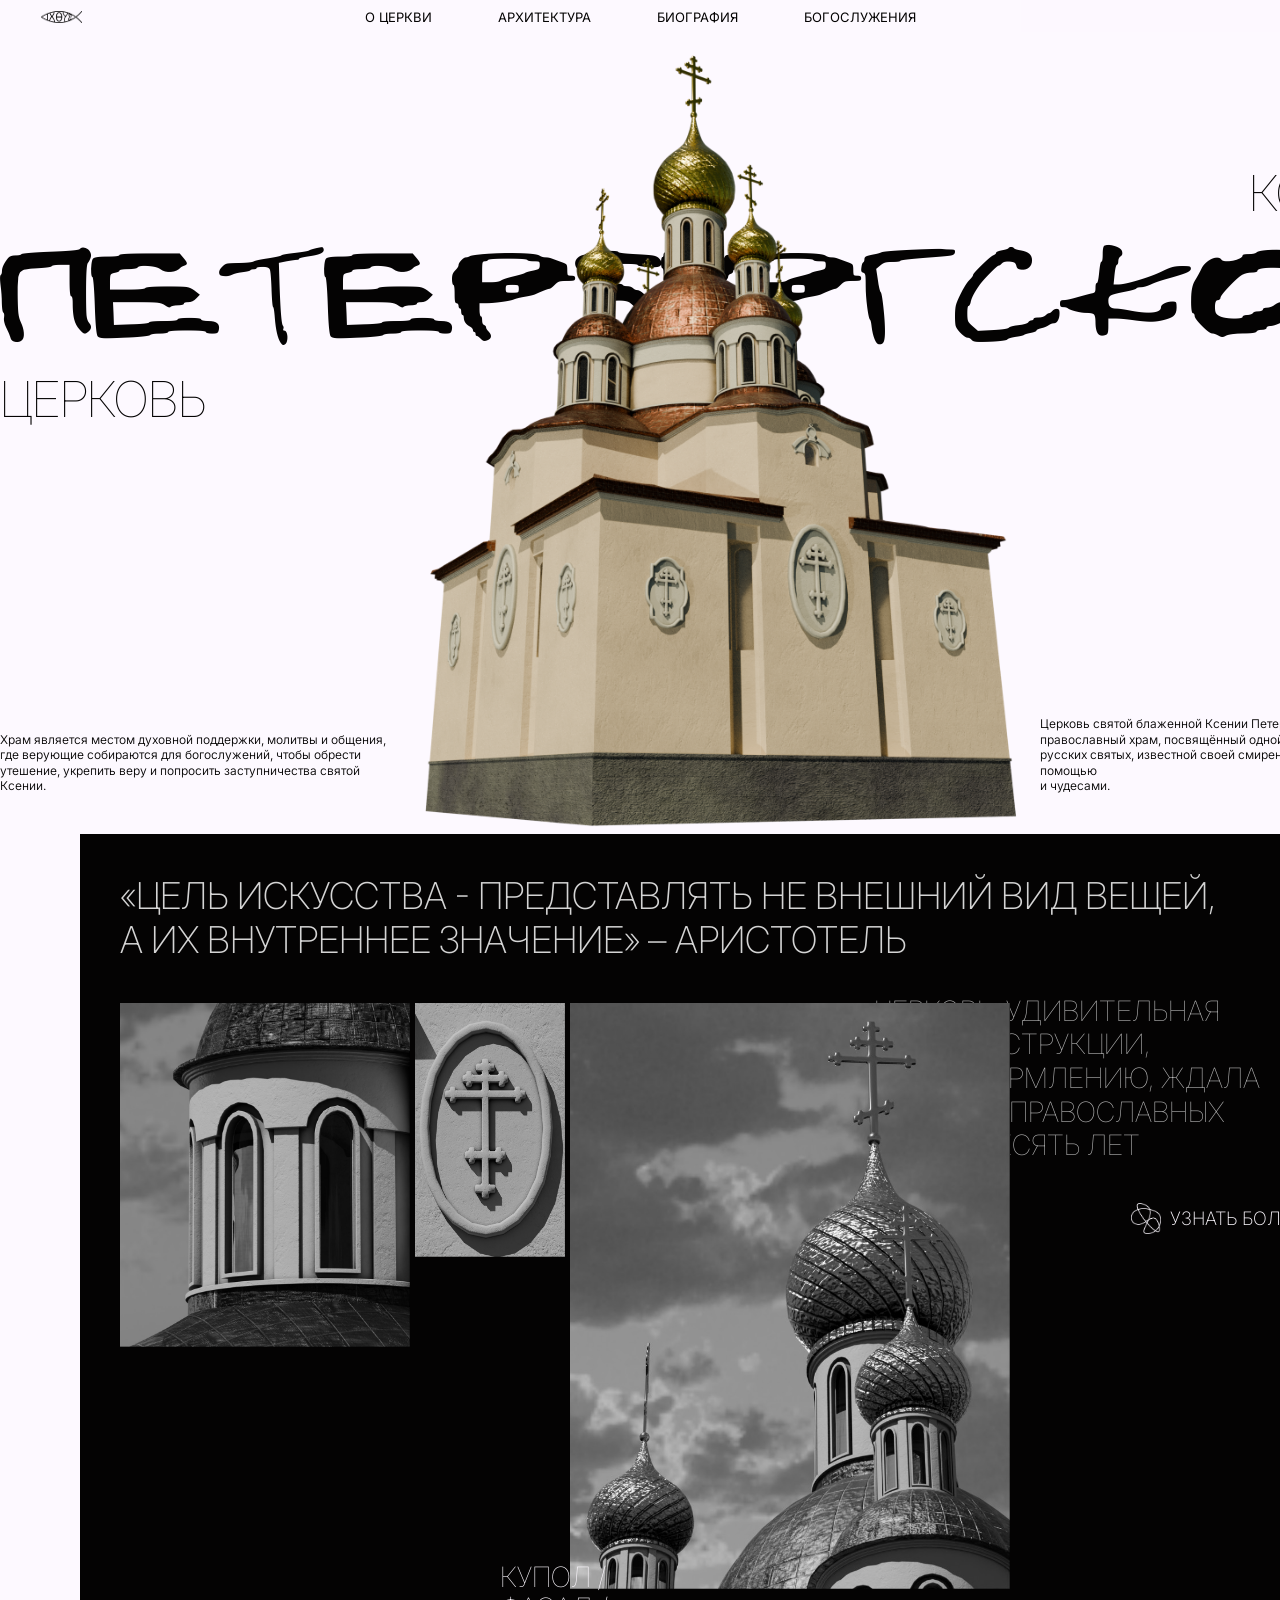
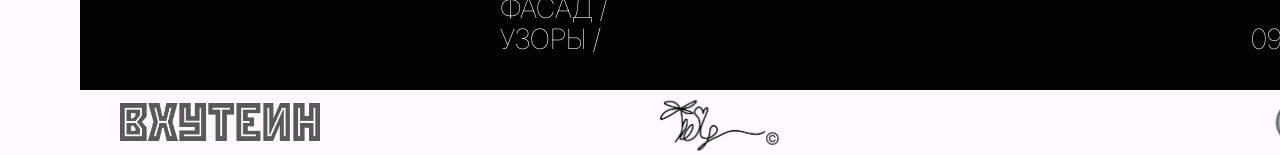
<file: index.html>
<!DOCTYPE html>
<html lang="ru">
<head>
  <meta charset="UTF-8">
  <meta http-equiv="refresh" content="0; url=1razdel.html">
  <title>Церковь святой блаженной Ксении Петербургской</title>
  <link rel="canonical" href="1razdel.html">
  <script>location.replace('1razdel.html');</script>
</head>
<body></body>
</html>
</file>
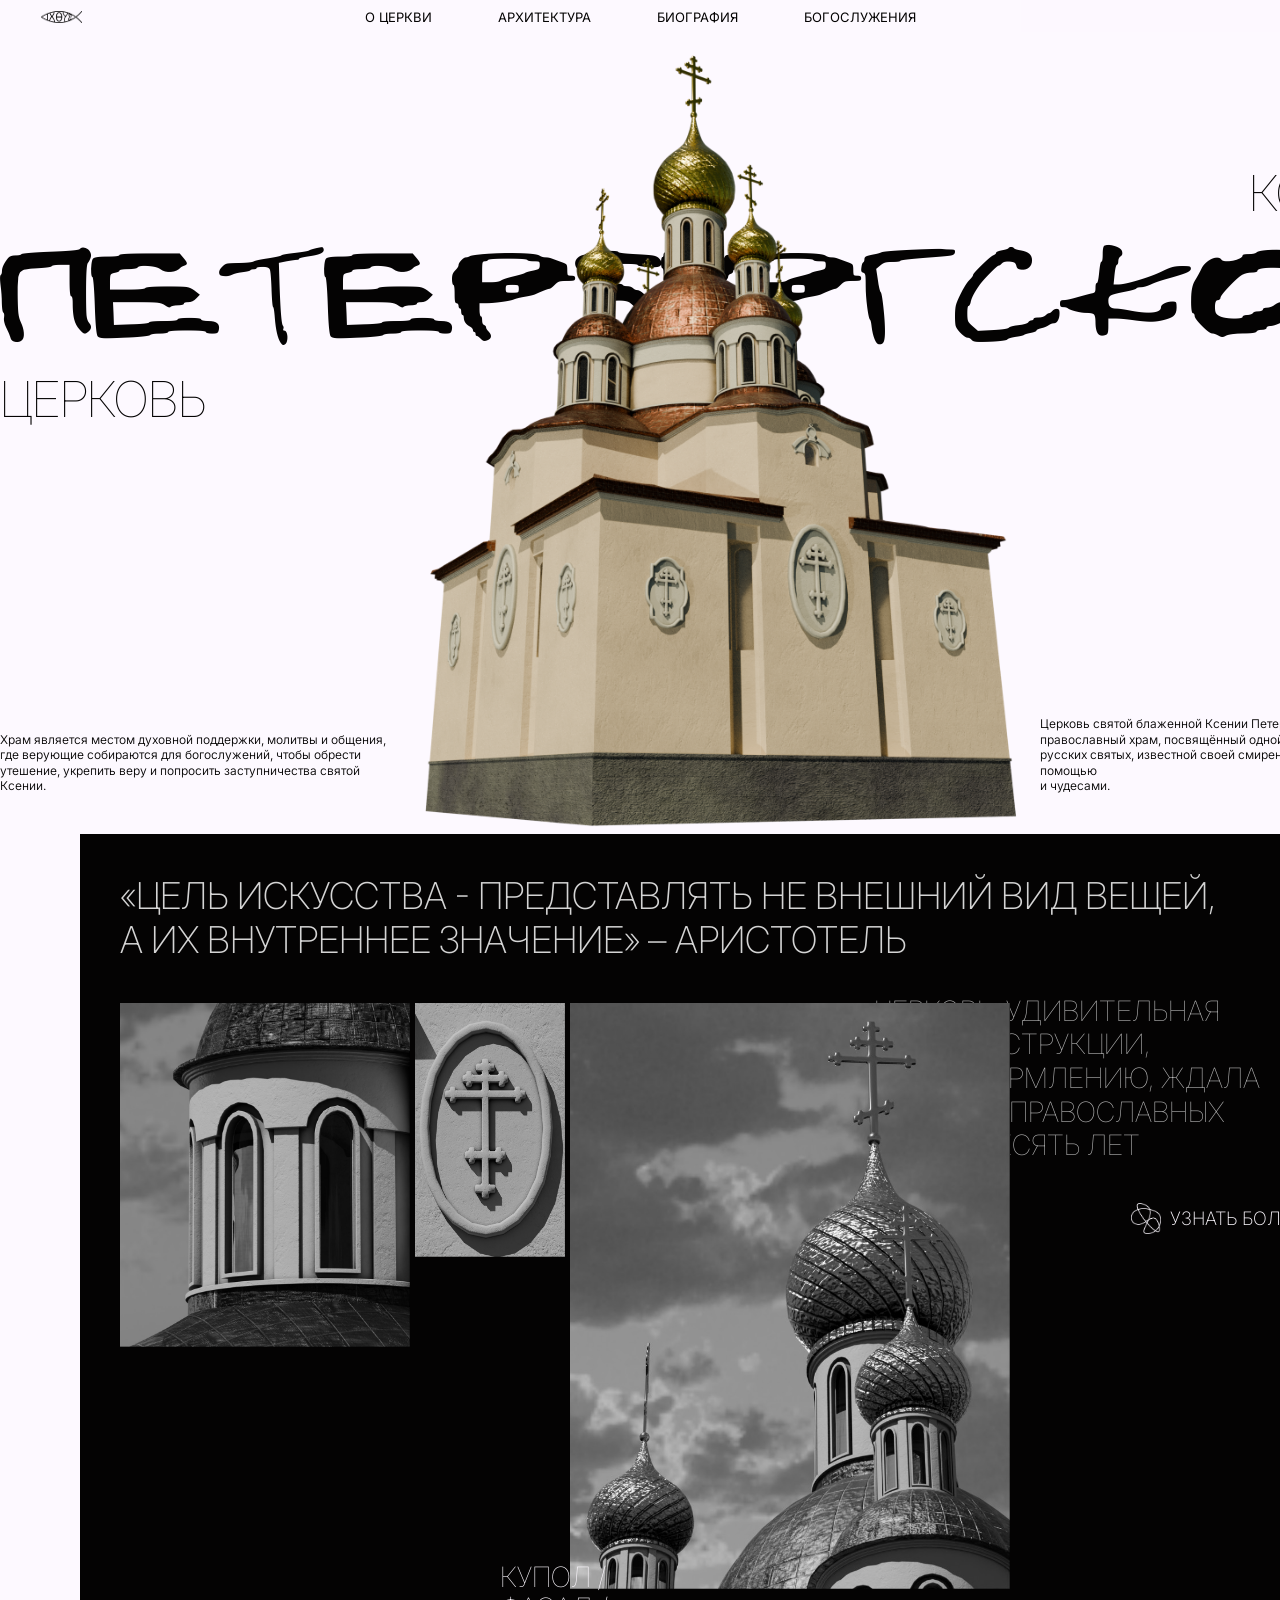
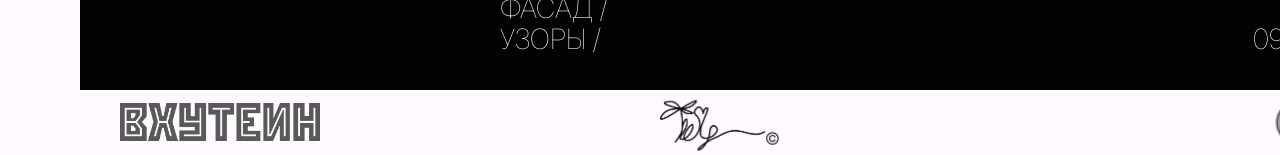
<file: 1razdel.html>
<!DOCTYPE html>
<html lang="ru">
<head>
  <meta charset="UTF-8">
  <meta name="viewport" content="width=device-width, initial-scale=1.0">
  <title>Церковь святой блаженной Ксении Петербургской</title>
  <link rel="preconnect" href="https://fonts.googleapis.com">
  <link rel="preconnect" href="https://fonts.gstatic.com" crossorigin>
  <link href="https://fonts.googleapis.com/css2?family=Inter:wght@100;200;300;400&display=swap" rel="stylesheet">
  <link rel="stylesheet" href="style.css">
  <link rel="stylesheet" href="page1.css">
</head>
<body>
  <div class="site-canvas" id="top">
  <header class="header">
    <a href="#top" class="header__logo" aria-label="Наверх">
      <img src="imgg/1 страница/рыбка-лого.png" alt="">
    </a>
    <nav class="header__nav" aria-label="Основное меню">
      <a href="2razdel.html" class="header__link tilt-hover">О ЦЕРКВИ</a>
      <a href="3razdel.html" class="header__link tilt-hover">АРХИТЕКТУРА</a>
      <a href="4razdel.html" class="header__link tilt-hover">БИОГРАФИЯ</a>
      <a href="5razdel.html" class="header__link tilt-hover">БОГОСЛУЖЕНИЯ</a>
    </nav>
  </header>

  <main>
    <section class="hero">
      <div class="hero__inner reveal">
        <div class="hero__typography">
          <span class="hero__label">ЦЕРКОВЬ</span>
          <span class="hero__label">КСЕНИИ</span>
          
        </div>
        <div class="hero__title-wrap">
          <h1 class="hero__title">ПЕТЕРБУРГСКОЙ</h1>
        </div>
        <div class="hero__body">
          <p class="hero__desc">Храм является местом духовной поддержки, молитвы и общения, где верующие собираются для богослужений, чтобы обрести утешение, укрепить веру и попросить заступничества святой Ксении.</p>
          <img src="imgg/1 страница/cerkov.png" alt="Церковь святой блаженной Ксении Петербургской" class="hero__church" width="792" height="792">
          <p class="hero__desc" id="biography">Церковь святой блаженной Ксении Петербургской — православный храм, посвящённый одной из самых почитаемых русских святых, известной своей смиренной жизнью, молитвенной помощью <br>и чудесами.</p>
        </div>
      </div>
    </section>

    <section class="dark" id="architecture">
      <div class="dark__inner">
        <blockquote class="dark__quote reveal">«Цель искусства - представлять не внешний вид вещей, <br>а их внутреннее значение» – АРИСТОТЕЛЬ</blockquote>
        <div class="dark__grid reveal">
          <div class="dark__gallery">
            <img src="imgg/1 страница/okna.png" alt="Архитектурная деталь — окно" class="dark__photo dark__photo--okna" width="221" height="263">
            <img src="imgg/1 страница/krest.png" alt="Декоративный крест" class="dark__photo dark__photo--krest" width="108" height="183">
            <figure class="dark__gallery-main">
              <img src="imgg/1 страница/kupola.png" alt="Купола церкви" class="dark__photo dark__photo--kupola" width="334" height="446">
              <figcaption class="dark__tags">
                <span>купол /</span>
                <span>фасад /</span>
                <span>узоры /</span>
              </figcaption>
            </figure>
          </div>
          <div class="dark__content" id="about">
            <p class="dark__text">Церковь, удивительная <br> и по конструкции,<br> и по оформлению, ждала прихода православных почти десять лет</p>
            <a href="https://kseniya-hram.ru/o-hrame/" class="dark__btn tilt-hover" target="_blank" rel="noopener noreferrer">
              <img src="imgg/1 страница/каракуля.png" alt="" class="dark__btn-scribble" width="24" height="26">
              УЗНАТЬ БОЛЬШЕ
            </a>
          </div>
          <span class="dark__time">10:13</span>
        </div>
      </div>
    </section>
  </main>

  <footer class="footer" id="services">
    <a href="https://www.vhutein.ru/" class="footer__logo-wrap tilt-hover" target="_blank" rel="noopener noreferrer">
      <img src="imgg/1 страница/вхутеин.png" alt="ВХУТЕИН" class="footer__logo">
    </a>
    <a href="https://kseniya-hram.ru/" class="footer__portrait-wrap tilt-hover" target="_blank" rel="noopener noreferrer">
      <img src="imgg/1 страница/лого ксп.png" alt="Портрет святой Ксении" class="footer__portrait" width="36" height="36">
    </a>
    <a href="https://vk.com/fed0rxxx" class="footer__signature-wrap" target="_blank" rel="noopener noreferrer">
      <img src="imgg/1 страница/подпись моя.png" alt="Подпись" class="footer__signature" width="105" height="49">
    </a>
  </footer>
  </div>

  <script src="script.js"></script>
</body>
</html>
</file>
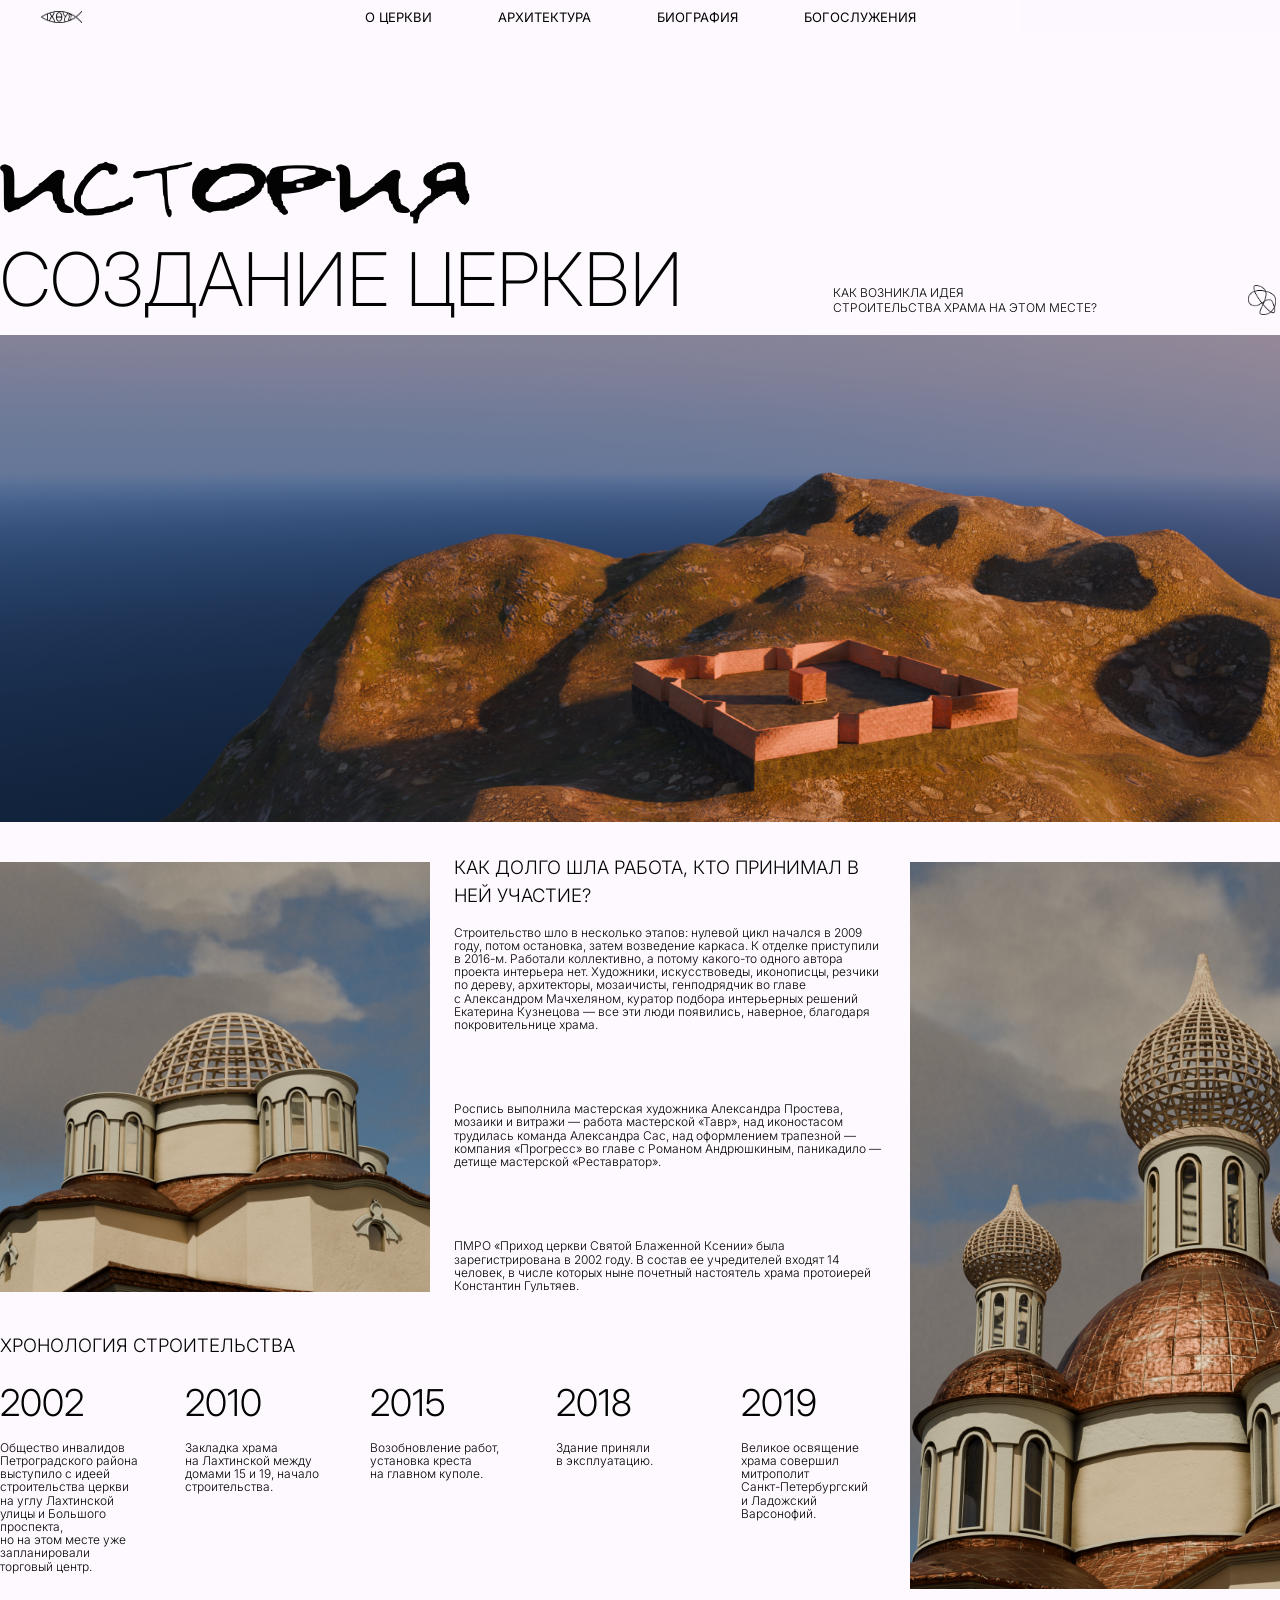
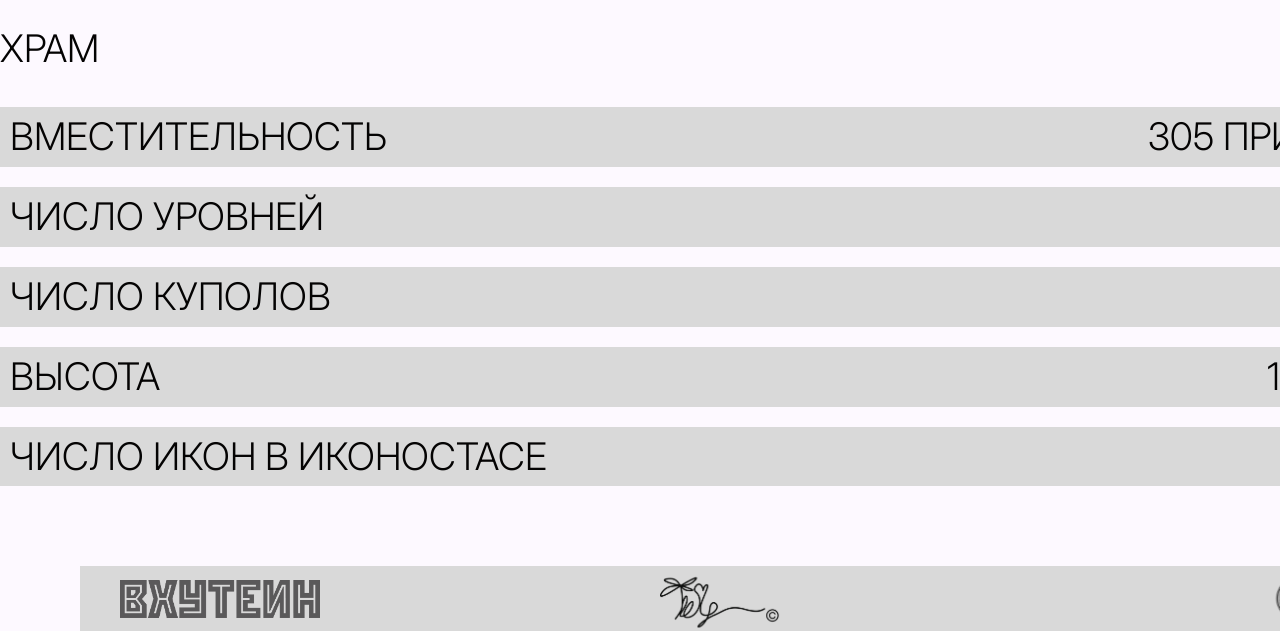
<file: 2razdel.html>
﻿<!DOCTYPE html>
<html lang="ru">
<head>
  <meta charset="UTF-8">
  <meta name="viewport" content="width=device-width, initial-scale=1.0">
  <title>Церковь святой блаженной Ксении Петербургской</title>
  <link rel="preconnect" href="https://fonts.googleapis.com">
  <link rel="preconnect" href="https://fonts.gstatic.com" crossorigin>
  <link href="https://fonts.googleapis.com/css2?family=Inter:wght@100;200;300;400&display=swap" rel="stylesheet">
  <link rel="stylesheet" href="style.css">
  <link rel="stylesheet" href="page2.css">
</head>
<body>
  <div class="site-canvas" id="top">
    <header class="header">
      <a href="1razdel.html" class="header__logo" aria-label="Главная">
        <img src="imgg/1 страница/рыбка-лого.png" alt="">
      </a>
      <nav class="header__nav" aria-label="Основное меню">
        <a href="#top" class="header__link tilt-hover">О ЦЕРКВИ</a>
        <a href="3razdel.html" class="header__link tilt-hover">АРХИТЕКТУРА</a>
        <a href="4razdel.html" class="header__link tilt-hover">БИОГРАФИЯ</a>
        <a href="5razdel.html" class="header__link tilt-hover">БОГОСЛУЖЕНИЯ</a>
      </nav>
    </header>

    <main class="history-main">
      <section class="history-hero">
        <div class="history-hero__intro reveal">
          <div class="history-hero__titles">
            <h1 class="history-hero__title-letov">история</h1>
            <p class="history-hero__title-sub">создание церкви</p>
          </div>
          <p class="history-hero__question">Как возникла идея<br>строительства храма на этом месте?</p>
          <a href="https://kseniya-hram.ru/o-hrame/" class="history-hero__more tilt-hover" target="_blank" rel="noopener noreferrer">
            <img src="/imgg/1 страница/каракуля-черная.png" alt="" class="history-hero__more-icon" width="28" height="28">
            УЗНАТЬ БОЛЬШЕ
          </a>
        </div>
        <img src="imgg/2 страница/fundament.png" alt="Закладка храма на Лахтинской улице" class="history-hero__banner">
      </section>

      <section class="history-content reveal" id="history-content">
        <div class="history-content__grid">
          <div class="history-content__column">
            <div class="history-content__main">
              <img src="imgg/2 страница/postroyka.png" alt="Строительство храма" class="history-content__photo-left">
              <div class="history-content__text">
                <h2 class="history-content__heading">Как долго шла работа, кто принимал в ней участие?</h2>
                <div class="history-content__paragraphs">
                  <p class="history-content__paragraph">Строительство шло в несколько этапов: нулевой цикл начался в 2009 году, потом остановка, затем возведение каркаса. К отделке приступили в 2016-м. Работали коллективно, а потому какого-то одного автора проекта интерьера нет. Художники, искусствоведы, иконописцы, резчики по дереву, архитекторы, мозаичисты, генподрядчик во главе<br> с Александром Мачхеляном, куратор подбора интерьерных решений Екатерина Кузнецова — все эти люди появились, наверное, благодаря покровительнице храма.</p>
                  <p class="history-content__paragraph">Роспись выполнила мастерская художника Александра Простева, мозаики и витражи — работа мастерской «Тавр», над иконостасом трудилась команда Александра Сас, над оформлением трапезной — компания «Прогресс» во главе с Романом Андрюшкиным, паникадило — детище мастерской «Реставратор».</p>
                  <p class="history-content__paragraph">ПМРО «Приход церкви Святой Блаженной Ксении» была зарегистрирована в 2002 году. В состав ее учредителей входят 14 человек, в числе которых ныне почетный настоятель храма протоиерей Константин Гультяев.</p>
                </div>
              </div>
            </div>

            <section class="history-chrono reveal">
              <h2 class="history-chrono__heading">ХРОНОЛОГИЯ СТРОИТЕЛЬСТВА</h2>
              <div class="history-chrono__grid">
                <article class="history-chrono__item">
                  <p class="history-chrono__year">2002</p>
                  <p class="history-chrono__desc">Общество инвалидов <br> Петроградского района <br> выступило с идеей <br> строительства церкви <br> на углу Лахтинской улицы и Большого проспекта,<br> но на этом месте уже запланировали торговый центр.</p>
                </article>
                <article class="history-chrono__item">
                  <p class="history-chrono__year">2010</p>
                  <p class="history-chrono__desc">Закладка храма<br> на Лахтинской между домами 15 и 19, начало строительства.</p>
                </article>
                <article class="history-chrono__item">
                  <p class="history-chrono__year">2015</p>
                  <p class="history-chrono__desc">Возобновление работ, установка креста<br> на главном куполе.</p>
                </article>
                <article class="history-chrono__item">
                  <p class="history-chrono__year">2018</p>
                  <p class="history-chrono__desc">Здание приняли <br>в эксплуатацию.</p>
                </article>
                <article class="history-chrono__item">
                  <p class="history-chrono__year">2019</p>
                  <p class="history-chrono__desc">Великое освящение храма совершил митрополит<br> Санкт-Петербургский<br> и Ладожский Варсонофий.</p>
                </article>
              </div>
            </section>
          </div>

          <img src="imgg/2 страница/postroyka2.png" alt="Купола церкви" class="history-content__photo-right">
        </div>
      </section>

      <section class="history-stats reveal">
        <h2 class="history-stats__heading">ХРАМ</h2>
        <dl class="history-stats__list">
          <div class="history-stats__row">
            <dt class="history-stats__label">Вместительность</dt>
            <dd class="history-stats__value">400 прихожан</dd>
          </div>
          <div class="history-stats__row">
            <dt class="history-stats__label">Число уровней</dt>
            <dd class="history-stats__value">2</dd>
          </div>
          <div class="history-stats__row">
            <dt class="history-stats__label">Число куполов</dt>
            <dd class="history-stats__value">5</dd>
          </div>
          <div class="history-stats__row">
            <dt class="history-stats__label">Высота</dt>
            <dd class="history-stats__value">34 метра</dd>
          </div>
          <div class="history-stats__row">
            <dt class="history-stats__label">Число икон в иконостасе</dt>
            <dd class="history-stats__value">49</dd>
          </div>
        </dl>
      </section>
    </main>

  <footer class="footer footer--gray" id="services">
    <a href="https://www.vhutein.ru/" class="footer__logo-wrap tilt-hover" target="_blank" rel="noopener noreferrer">
      <img src="imgg/1 страница/вхутеин.png" alt="ВХУТЕИН" class="footer__logo">
    </a>
    <a href="https://kseniya-hram.ru/" class="footer__portrait-wrap tilt-hover" target="_blank" rel="noopener noreferrer">
      <img src="imgg/1 страница/лого ксп.png" alt="Портрет святой Ксении" class="footer__portrait" width="36" height="36">
    </a>
    <a href="https://vk.com/fed0rxxx" class="footer__signature-wrap" target="_blank" rel="noopener noreferrer">
      <img src="imgg/1 страница/подпись моя.png" alt="Подпись" class="footer__signature" width="105" height="49">
    </a>
  </footer>
  </div>

  <script src="script.js"></script>
</body>
</html>
</file>
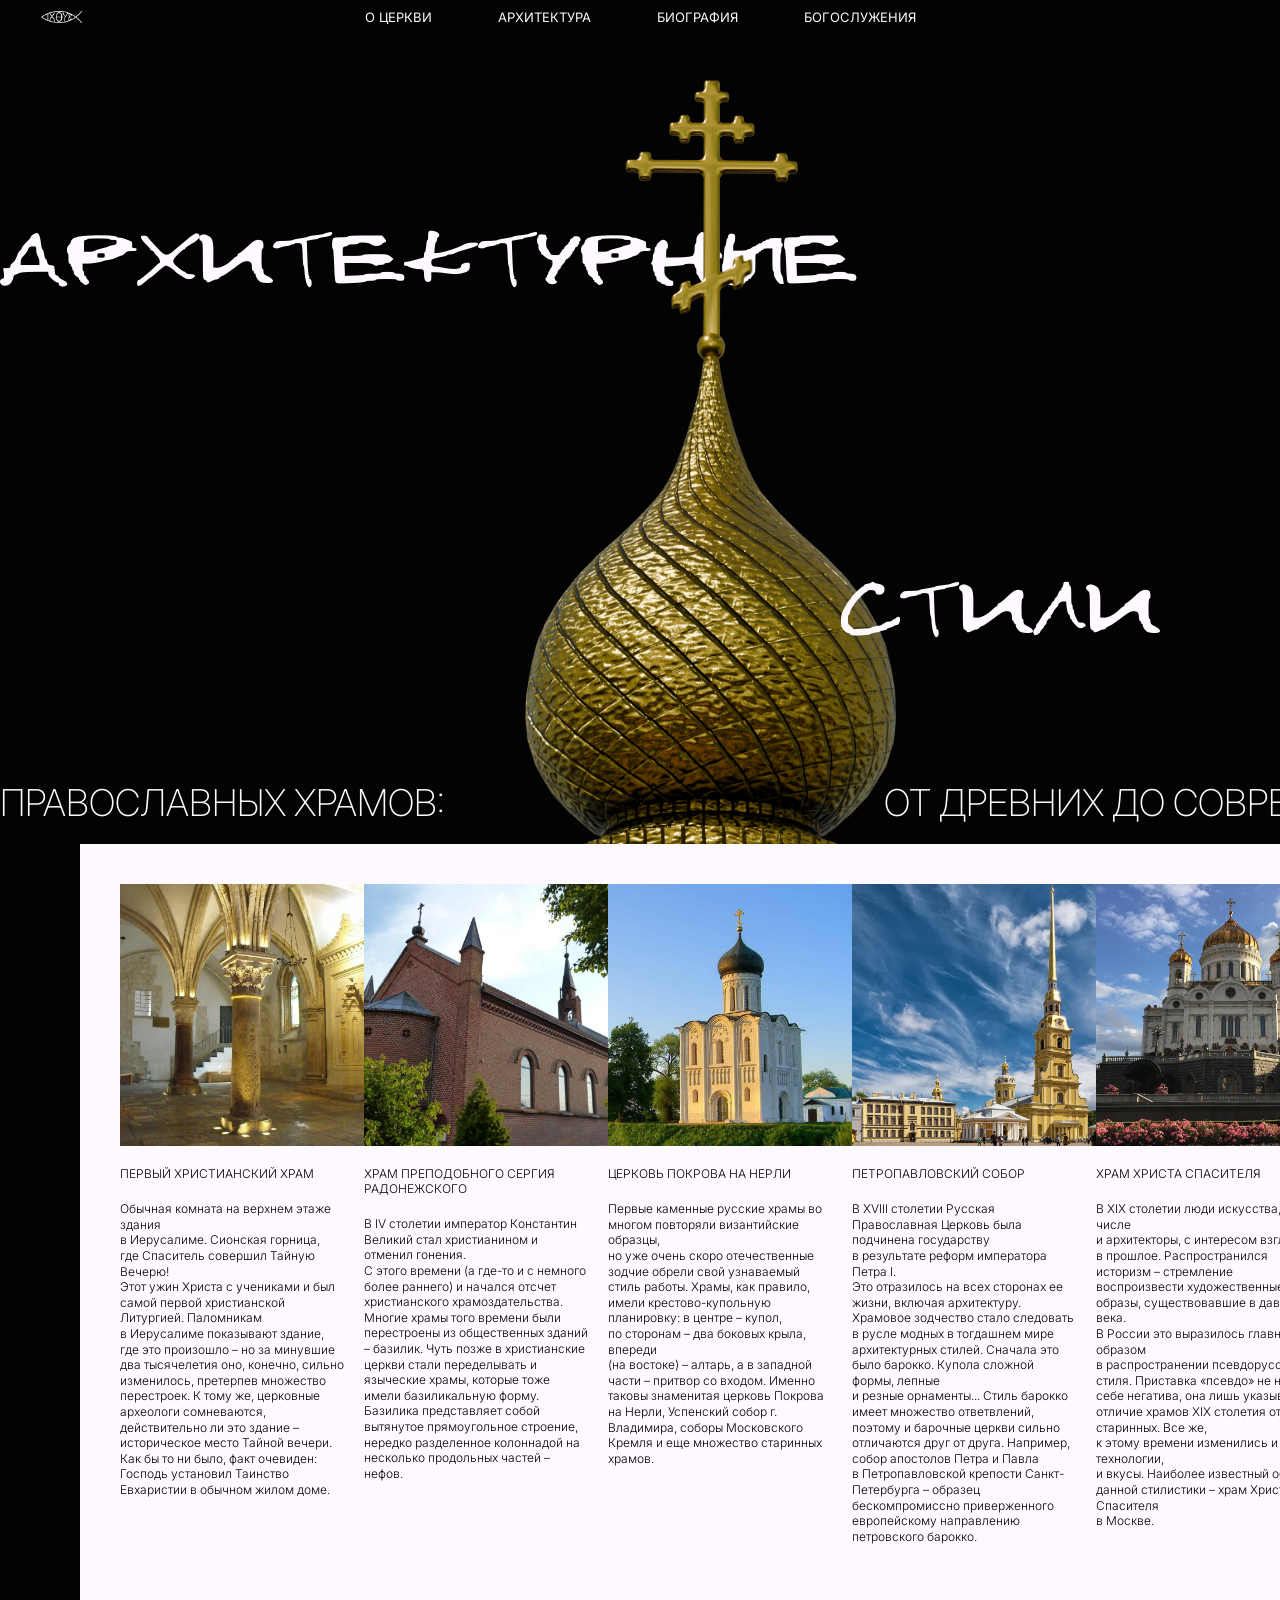
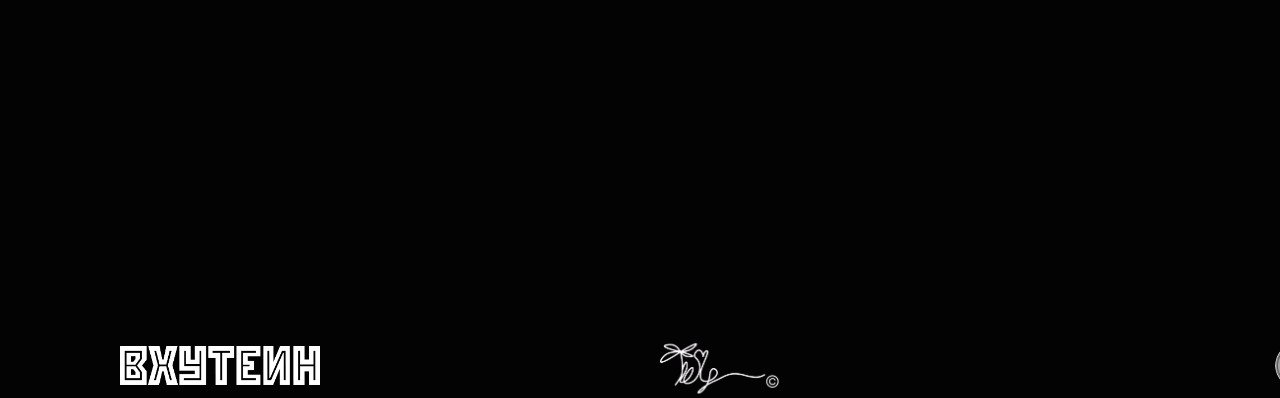
<file: 3razdel.html>
<!DOCTYPE html>
<html lang="ru">
<head>
  <meta charset="UTF-8">
  <meta name="viewport" content="width=device-width, initial-scale=1.0">
  <title>Церковь святой блаженной Ксении Петербургской</title>
  <link rel="preconnect" href="https://fonts.googleapis.com">
  <link rel="preconnect" href="https://fonts.gstatic.com" crossorigin>
  <link href="https://fonts.googleapis.com/css2?family=Inter:wght@100;200;300;400&display=swap" rel="stylesheet">
  <link rel="stylesheet" href="style.css">
  <link rel="stylesheet" href="page3.css">
</head>
<body class="page-arch">
  <div class="site-canvas" id="top">
    <header class="header">
      <a href="1razdel.html" class="header__logo" aria-label="Главная">
        <img src="/imgg/3 страница/рыбка лого-белая.png" alt="">
      </a>
      <nav class="header__nav" aria-label="Основное меню">
        <a href="2razdel.html" class="header__link tilt-hover">О ЦЕРКВИ</a>
        <a href="#top" class="header__link tilt-hover">АРХИТЕКТУРА</a>
        <a href="4razdel.html" class="header__link tilt-hover">БИОГРАФИЯ</a>
        <a href="5razdel.html" class="header__link tilt-hover">БОГОСЛУЖЕНИЯ</a>
      </nav>
    </header>

    <main class="arch-main">
      <section class="arch-hero reveal">
        <div class="arch-hero__top">
          <h1 class="arch-hero__title">архитектурные</h1>
        </div>
        <img src="imgg/3 страница/КУПОЛ-АРХ.png" alt="Золотой купол" class="arch-hero__dome" width="368" height="368">
        <h1 class="arch-hero__title arch-hero__title--right">стили</h1>
        <div class="arch-hero__bottom">
          <p class="arch-hero__subtitle">православных храмов:</p>
          <p class="arch-hero__subtitle arch-hero__subtitle--modern">от древних до современных</p>
        </div>
      </section>

      <section class="arch-gallery reveal">
        <div class="arch-gallery__row">
          <article class="arch-gallery__item">
            <img src="imgg/3 страница/картина 1.png" alt="Сионская горница" class="arch-gallery__photo" width="261" height="261">
            <h2 class="arch-gallery__name">первый христианский храм</h2>
            <p class="arch-gallery__text">Обычная комната на верхнем этаже здания <br> в Иерусалиме. Сионская горница, <br>где Спаситель совершил Тайную Вечерю!<br> Этот ужин Христа с учениками и был самой первой христианской Литургией. Паломникам <br>в Иерусалиме показывают здание,<br> где это произошло – но за минувшие два тысячелетия оно, конечно, сильно изменилось, претерпев множество перестроек. К тому же, церковные археологи сомневаются, действительно ли это здание – историческое место Тайной вечери.<br> Как бы то ни было, факт очевиден: Господь установил Таинство Евхаристии в обычном жилом доме.</p>
          </article>
          <article class="arch-gallery__item">
            <img src="imgg/3 страница/картина 2.png" alt="Базилика" class="arch-gallery__photo" width="261" height="261">
            <h2 class="arch-gallery__name">храм преподобного сергия радонежского</h2>
            <p class="arch-gallery__text">В IV столетии император Константин Великий стал христианином и отменил гонения.<br> С этого времени (а где-то и с немного более раннего) и начался отсчет христианского храмоздательства. Многие храмы того времени были перестроены из общественных зданий – базилик. Чуть позже в христианские церкви стали переделывать и языческие храмы, которые тоже имели базиликальную форму. Базилика представляет собой вытянутое прямоугольное строение, нередко разделенное колоннадой на несколько продольных частей – нефов.</p>
          </article>
          <article class="arch-gallery__item">
            <img src="imgg/3 страница/картина 3.png" alt="Церковь Покрова на Нерли" class="arch-gallery__photo" width="261" height="261">
            <h2 class="arch-gallery__name">церковь покрова на нерли</h2>
            <p class="arch-gallery__text">Первые каменные русские храмы во многом повторяли византийские образцы,<br> но уже очень скоро отечественные зодчие обрели свой узнаваемый стиль работы. Храмы, как правило, имели крестово-купольную планировку: в центре – купол,<br> по сторонам – два боковых крыла, впереди<br> (на востоке) – алтарь, а в западной части – притвор со входом. Именно таковы знаменитая церковь Покрова на Нерли, Успенский собор г. Владимира, соборы Московского Кремля и еще множество старинных храмов.</p>
          </article>
          <article class="arch-gallery__item">
            <img src="imgg/3 страница/картина 4.png" alt="Петропавловский собор" class="arch-gallery__photo" width="261" height="261">
            <h2 class="arch-gallery__name">петропавловский собор</h2>
            <p class="arch-gallery__text">В XVIII столетии Русская Православная Церковь была подчинена государству<br> в результате реформ императора Петра I.<br> Это отразилось на всех сторонах ее жизни, включая архитектуру. Храмовое зодчество стало следовать в русле модных в тогдашнем мире архитектурных стилей. Сначала это было барокко. Купола сложной формы, лепные<br> и резные орнаменты... Стиль барокко имеет множество ответвлений, поэтому и барочные церкви сильно отличаются друг от друга. Например, собор апостолов Петра и Павла<br> в Петропавловской крепости Санкт-Петербурга – образец бескомпромиссно приверженного европейскому направлению петровского барокко.</p>
          </article>
          <article class="arch-gallery__item">
            <img src="imgg/3 страница/картина 5.png" alt="Храм Христа Спасителя" class="arch-gallery__photo" width="261" height="261">
            <h2 class="arch-gallery__name">храм христа спасителя</h2>
            <p class="arch-gallery__text">В XIX столетии люди искусства, в том числе<br> и архитекторы, с интересом взглянули<br> в прошлое. Распространился историзм – стремление воспроизвести художественные образы, существовавшие в давние века.<br> В России это выразилось главным образом<br> в распространении псевдорусского стиля. Приставка «псевдо» не несет в себе негатива, она лишь указывает на отличие храмов XIX столетия от старинных. Все же,<br> к этому времени изменились и технологии,<br> и вкусы. Наиболее известный образец данной стилистики – храм Христа Спасителя<br> в Москве.</p>
          </article>
        </div>
      </section>

      <section class="arch-domes reveal" id="architecture">
        <h2 class="arch-domes__heading">купола и их символика</h2>
        <div class="arch-domes__stage">
          <div class="arch-domes__controls">
            <img src="imgg/3 страница/тень лево.png" alt="" class="arch-domes__shadow arch-domes__shadow--left" width="372" height="372">
            <img src="imgg/3 страница/тень право.png" alt="" class="arch-domes__shadow arch-domes__shadow--right" width="372" height="372">

            <div class="arch-domes__carousel">
              <button type="button" class="arch-domes__arrow arch-domes__arrow--prev" aria-label="Предыдущий купол">
                <img src="imgg/3 страница/стрелочка влево.png" alt="" width="41" height="41">
              </button>

              <div class="arch-domes__viewport">
                <div class="arch-domes__track" data-dome-track></div>
              </div>

              <button type="button" class="arch-domes__arrow arch-domes__arrow--next" aria-label="Следующий купол">
                <img src="imgg/3 страница/стрелочка вправо.png" alt="" width="41" height="41">
              </button>
            </div>
          </div>

          <p class="arch-domes__desc" data-dome-desc>Золотые купола — знак небесной славы. Посвящается Христу или двунадесятым праздникам</p>
        </div>
      </section>

      <section class="arch-model reveal">
        <h2 class="arch-model__heading">3d модель церкви</h2>
        <div class="arch-model__viewer">
          <div class="arch-model__sketchfab">
            <iframe
              class="arch-model__iframe"
              title="3D модель церкви Ксении Петербургской"
              src="https://sketchfab.com/models/c5de2eacd0524a4cb66fe7bddf4c37eb/embed?autostart=1&amp;preload=1&amp;transparent=1&amp;ui_controls=0&amp;ui_infos=0&amp;ui_inspector=0&amp;ui_stop=0&amp;ui_watermark=0&amp;ui_watermark_link=0&amp;ui_help=0&amp;ui_settings=0&amp;ui_fullscreen=0&amp;ui_ar=0&amp;ui_vr=0&amp;ui_share=0&amp;ui_annotations=0&amp;ui_loading=0&amp;mark=0"
              allow="autoplay; fullscreen; xr-spatial-tracking"
              allowfullscreen
              mozallowfullscreen="true"
              webkitallowfullscreen="true"
            ></iframe>
          </div>
          <div class="arch-model__logos">
            <a href="https://www.blender.org/" class="arch-model__logo-wrap tilt-hover" target="_blank" rel="noopener noreferrer">
              <img src="imgg/3 страница/blender_logo.png" alt="Blender" class="arch-model__logo-blender" width="212" height="60">
            </a>
            <a href="https://www.adobe.com/products/substance3d/apps/painter.html" class="arch-model__logo-wrap tilt-hover" target="_blank" rel="noopener noreferrer">
              <img src="imgg/3 страница/сабсентс лого.png" alt="Adobe Substance 3D Painter" class="arch-model__logo-substance" width="55" height="55">
            </a>
          </div>
          
          <a href="https://sketchfab.com/3d-models/c5de2eacd0524a4cb66fe7bddf4c37eb" class="arch-model__download tilt-hover" target="_blank" rel="noopener noreferrer">
            <img src="imgg/3 страница/иконка скачать.png" alt="" class="arch-model__download-icon" width="28" height="28">
            скачать
          </a>
        </div>
          <div class="arch-model__notes">
            <p class="arch-model__note">церковь смоделирована в blender</p>
            <p class="arch-model__note">текстуры выполнены в adobe substance 3d painter</p>
          </div>
      </section>
    </main>

    <footer class="footer footer--dark" id="services">
      <a href="https://www.vhutein.ru/" class="footer__logo-wrap tilt-hover" target="_blank" rel="noopener noreferrer">
        <img src="imgg/1 страница/вхутеин.png" alt="ВХУТЕИН" class="footer__logo">
      </a>
      <a href="https://kseniya-hram.ru/" class="footer__portrait-wrap tilt-hover" target="_blank" rel="noopener noreferrer">
        <img src="imgg/1 страница/лого ксп.png" alt="Портрет святой Ксении" class="footer__portrait" width="36" height="36">
      </a>
      <a href="https://vk.com/fed0rxxx" class="footer__signature-wrap" target="_blank" rel="noopener noreferrer">
        <img src="/imgg/3 страница/подпись моя.png" alt="Подпись" class="footer__signature" width="105" height="49">
      </a>
    </footer>
  </div>

  <script src="script.js"></script>
</body>
</html>
</file>
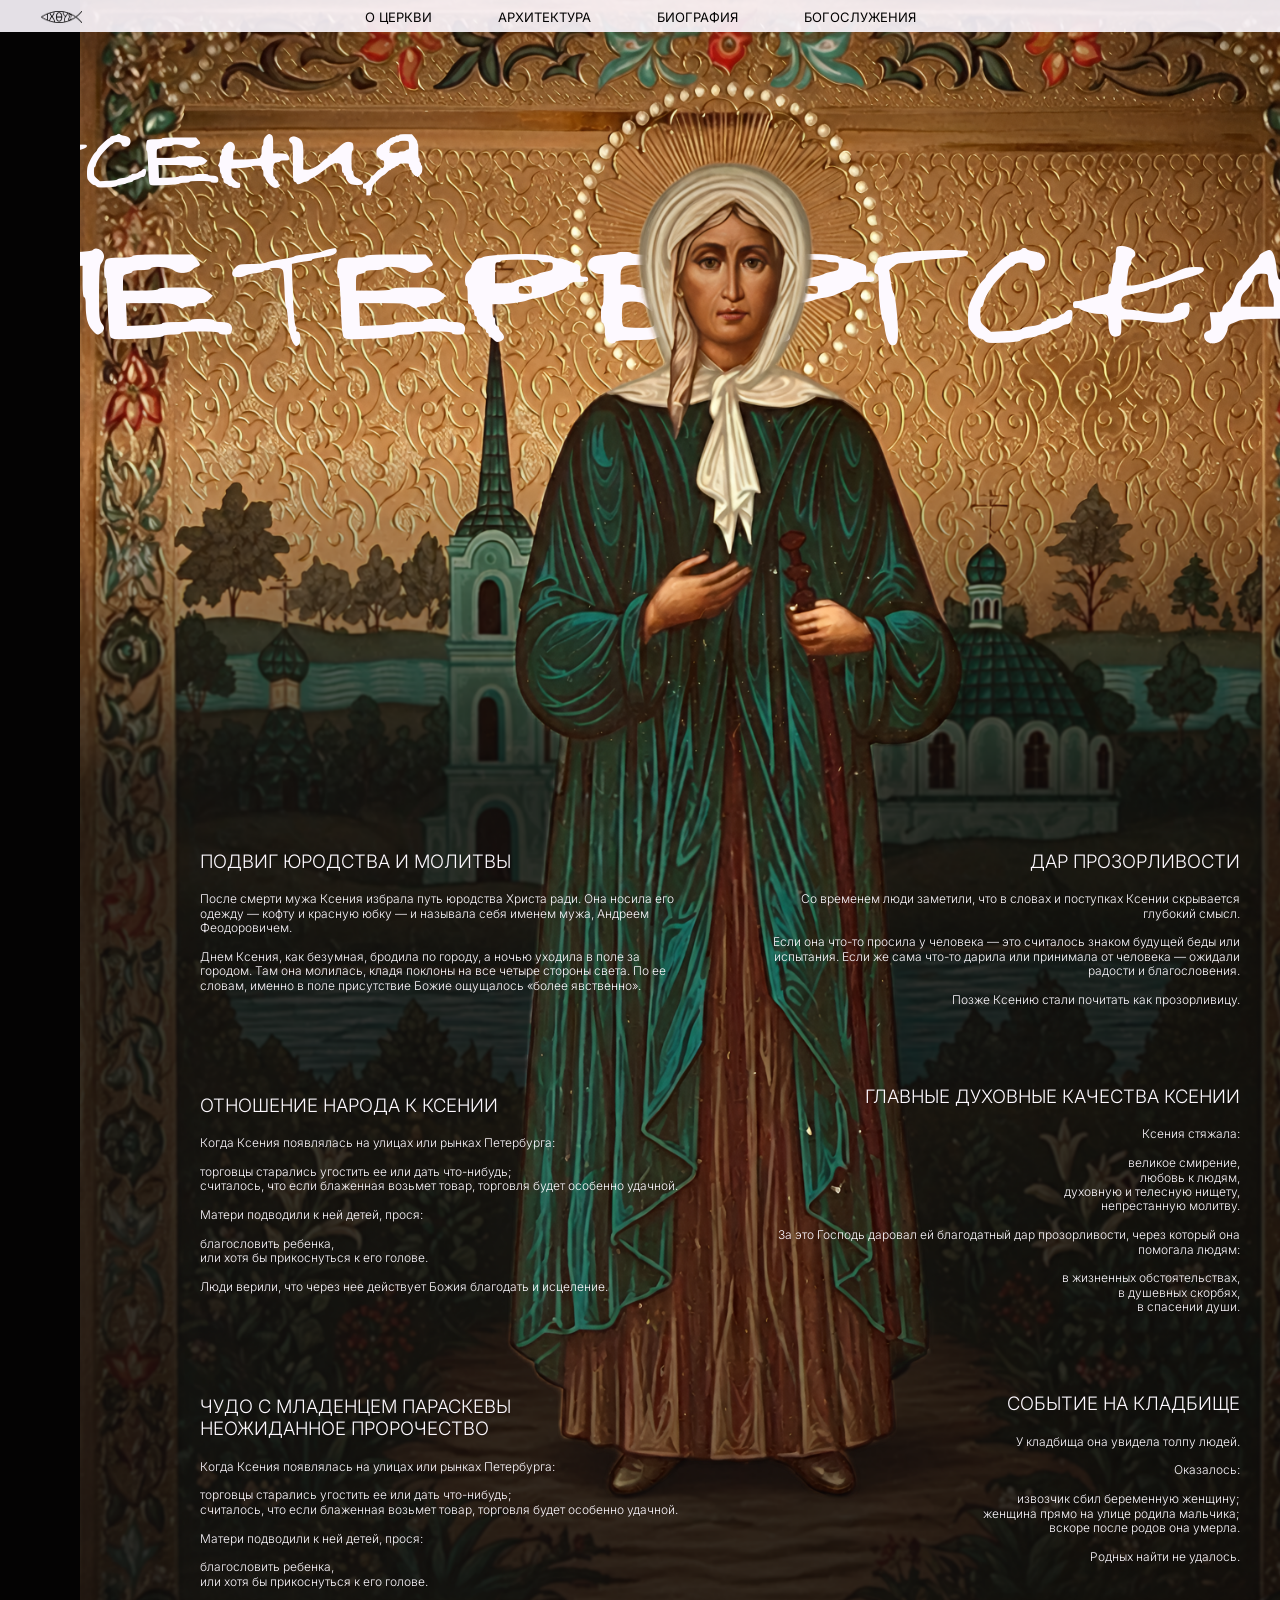
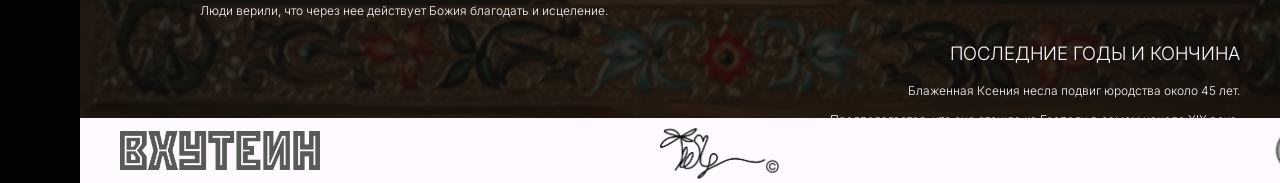
<file: 4razdel.html>
<!DOCTYPE html>
<html lang="ru">
<head>
  <meta charset="UTF-8">
  <meta name="viewport" content="width=device-width, initial-scale=1.0">
  <title>Церковь святой блаженной Ксении Петербургской</title>
  <link rel="preconnect" href="https://fonts.googleapis.com">
  <link rel="preconnect" href="https://fonts.gstatic.com" crossorigin>
  <link href="https://fonts.googleapis.com/css2?family=Inter:wght@100;200;300;400&display=swap" rel="stylesheet">
  <link rel="stylesheet" href="style.css">
  <link rel="stylesheet" href="page4.css">
</head>
<body class="page-bio">
  <div class="site-canvas" id="top">
    <header class="header">
      <a href="1razdel.html" class="header__logo" aria-label="Главная">
        <img src="imgg/1 страница/рыбка-лого.png" alt="">
      </a>
      <nav class="header__nav" aria-label="Основное меню">
        <a href="2razdel.html" class="header__link tilt-hover">О ЦЕРКВИ</a>
        <a href="3razdel.html" class="header__link tilt-hover">АРХИТЕКТУРА</a>
        <a href="#top" class="header__link tilt-hover">БИОГРАФИЯ</a>
        <a href="5razdel.html" class="header__link tilt-hover">БОГОСЛУЖЕНИЯ</a>
      </nav>
    </header>

    <main class="bio-main">
      <section class="bio-hero">
        <div class="bio-hero__canvas">
          <img src="imgg/4 страница/KSP.png" alt="" class="bio-hero__ksp">
          <div class="bio-hero__letov" aria-hidden="true">
            <div class="bio-hero__letov-inner">
              <p class="bio-hero__name">ксения</p>
              <p class="bio-hero__city">петербургская</p>
            </div>
          </div>
          <img src="imgg/4 страница/KSP-BSF.png" alt="Святая блаженная Ксения Петербургская" class="bio-hero__bsf">
          <div class="bio-hero__layout">
            <div class="bio-hero__col bio-hero__col--left">
              <article class="bio-block">
                <h2 class="bio-block__title">Подвиг юродства и молитвы</h2>
                <p class="bio-block__text">После смерти мужа Ксения избрала путь юродства Христа ради. Она носила его одежду — кофту и красную юбку — и называла себя именем мужа, Андреем Феодоровичем.<br><br>Днем Ксения, как безумная, бродила по городу, а ночью уходила в поле за городом. Там она молилась, кладя поклоны на все четыре стороны света. По ее словам, именно в поле присутствие Божие ощущалось «более явственно».</p>
              </article>
              <article class="bio-block">
                <h2 class="bio-block__title">Отношение народа к Ксении</h2>
                <p class="bio-block__text">Когда Ксения появлялась на улицах или рынках Петербурга:<br><br>торговцы старались угостить ее или дать что-нибудь;<br>считалось, что если блаженная возьмет товар, торговля будет особенно удачной.<br><br>Матери подводили к ней детей, прося:<br><br>благословить ребенка,<br>или хотя бы прикоснуться к его голове.<br><br>Люди верили, что через нее действует Божия благодать и исцеление.</p>
              </article>
              <article class="bio-block">
                <h2 class="bio-block__title">Чудо с младенцем Параскевы<br>Неожиданное пророчество</h2>
                <p class="bio-block__text">Когда Ксения появлялась на улицах или рынках Петербурга:<br><br>торговцы старались угостить ее или дать что-нибудь;<br>считалось, что если блаженная возьмет товар, торговля будет особенно удачной.<br><br>Матери подводили к ней детей, прося:<br><br>благословить ребенка,<br>или хотя бы прикоснуться к его голове.<br><br>Люди верили, что через нее действует Божия благодать и исцеление.</p>
              </article>
              <article class="bio-block">
                <h2 class="bio-block__title">Усыновление ребенка</h2>
                <p class="bio-block__text">Параскева восприняла произошедшее как волю Божию:<br><br>взяла мальчика к себе,<br>усыновила его,<br>воспитала в строгой христианской жизни.<br><br>Сын до глубокой старости заботился о своей приемной матери и почитал ее.<br><br>Параскева всю жизнь благодарила Бога и блаженную Ксению за это чудесное указание.</p>
              </article>
            </div>
            <div class="bio-hero__col bio-hero__col--right">
              <article class="bio-block">
                <h2 class="bio-block__title">Дар прозорливости</h2>
                <p class="bio-block__text">Со временем люди заметили, что в словах и поступках Ксении скрывается глубокий смысл.<br><br>Если она что-то просила у человека — это считалось знаком будущей беды или испытания. Если же сама что-то дарила или принимала от человека — ожидали радости и благословения.<br><br>Позже Ксению стали почитать как прозорливицу.</p>
              </article>
              <article class="bio-block">
                <h2 class="bio-block__title">Главные духовные качества Ксении</h2>
                <p class="bio-block__text">Ксения стяжала:<br><br>великое смирение,<br>любовь к людям,<br>духовную и телесную нищету,<br>непрестанную молитву.<br><br>За это Господь даровал ей благодатный дар прозорливости, через который она помогала людям:<br><br>в жизненных обстоятельствах,<br>в душевных скорбях,<br>в спасении души.</p>
              </article>
              <article class="bio-block">
                <h2 class="bio-block__title">Событие на кладбище</h2>
                <p class="bio-block__text">У кладбища она увидела толпу людей.<br><br>Оказалось:<br><br>извозчик сбил беременную женщину;<br>женщина прямо на улице родила мальчика;<br>вскоре после родов она умерла.<br><br>Родных найти не удалось.</p>
              </article>
              <article class="bio-block">
                <h2 class="bio-block__title">Последние годы и кончина</h2>
                <p class="bio-block__text">Блаженная Ксения несла подвиг юродства около 45 лет.<br><br>Предполагается, что она отошла ко Господу в самом начале XIX века.</p>
              </article>
              <article class="bio-block">
                <h2 class="bio-block__title">Место погребения</h2>
                <p class="bio-block__text">Святая была погребена на Смоленском кладбище Петербурга.<br><br>Именно там она когда-то помогала строить церковь в честь Смоленской иконы Божией Матери.</p>
              </article>
            </div>
          </div>
        </div>
      </section>
    </main>

  <footer class="footer" id="services">
    <a href="https://www.vhutein.ru/" class="footer__logo-wrap tilt-hover" target="_blank" rel="noopener noreferrer">
      <img src="imgg/1 страница/вхутеин.png" alt="ВХУТЕИН" class="footer__logo">
    </a>
    <a href="https://kseniya-hram.ru/" class="footer__portrait-wrap tilt-hover" target="_blank" rel="noopener noreferrer">
      <img src="imgg/1 страница/лого ксп.png" alt="Портрет святой Ксении" class="footer__portrait" width="36" height="36">
    </a>
    <a href="https://vk.com/fed0rxxx" class="footer__signature-wrap" target="_blank" rel="noopener noreferrer">
      <img src="imgg/1 страница/подпись моя.png" alt="Подпись" class="footer__signature" width="105" height="49">
    </a>
  </footer>
  </div>

  <script src="script.js"></script>
</body>
</html>
</file>
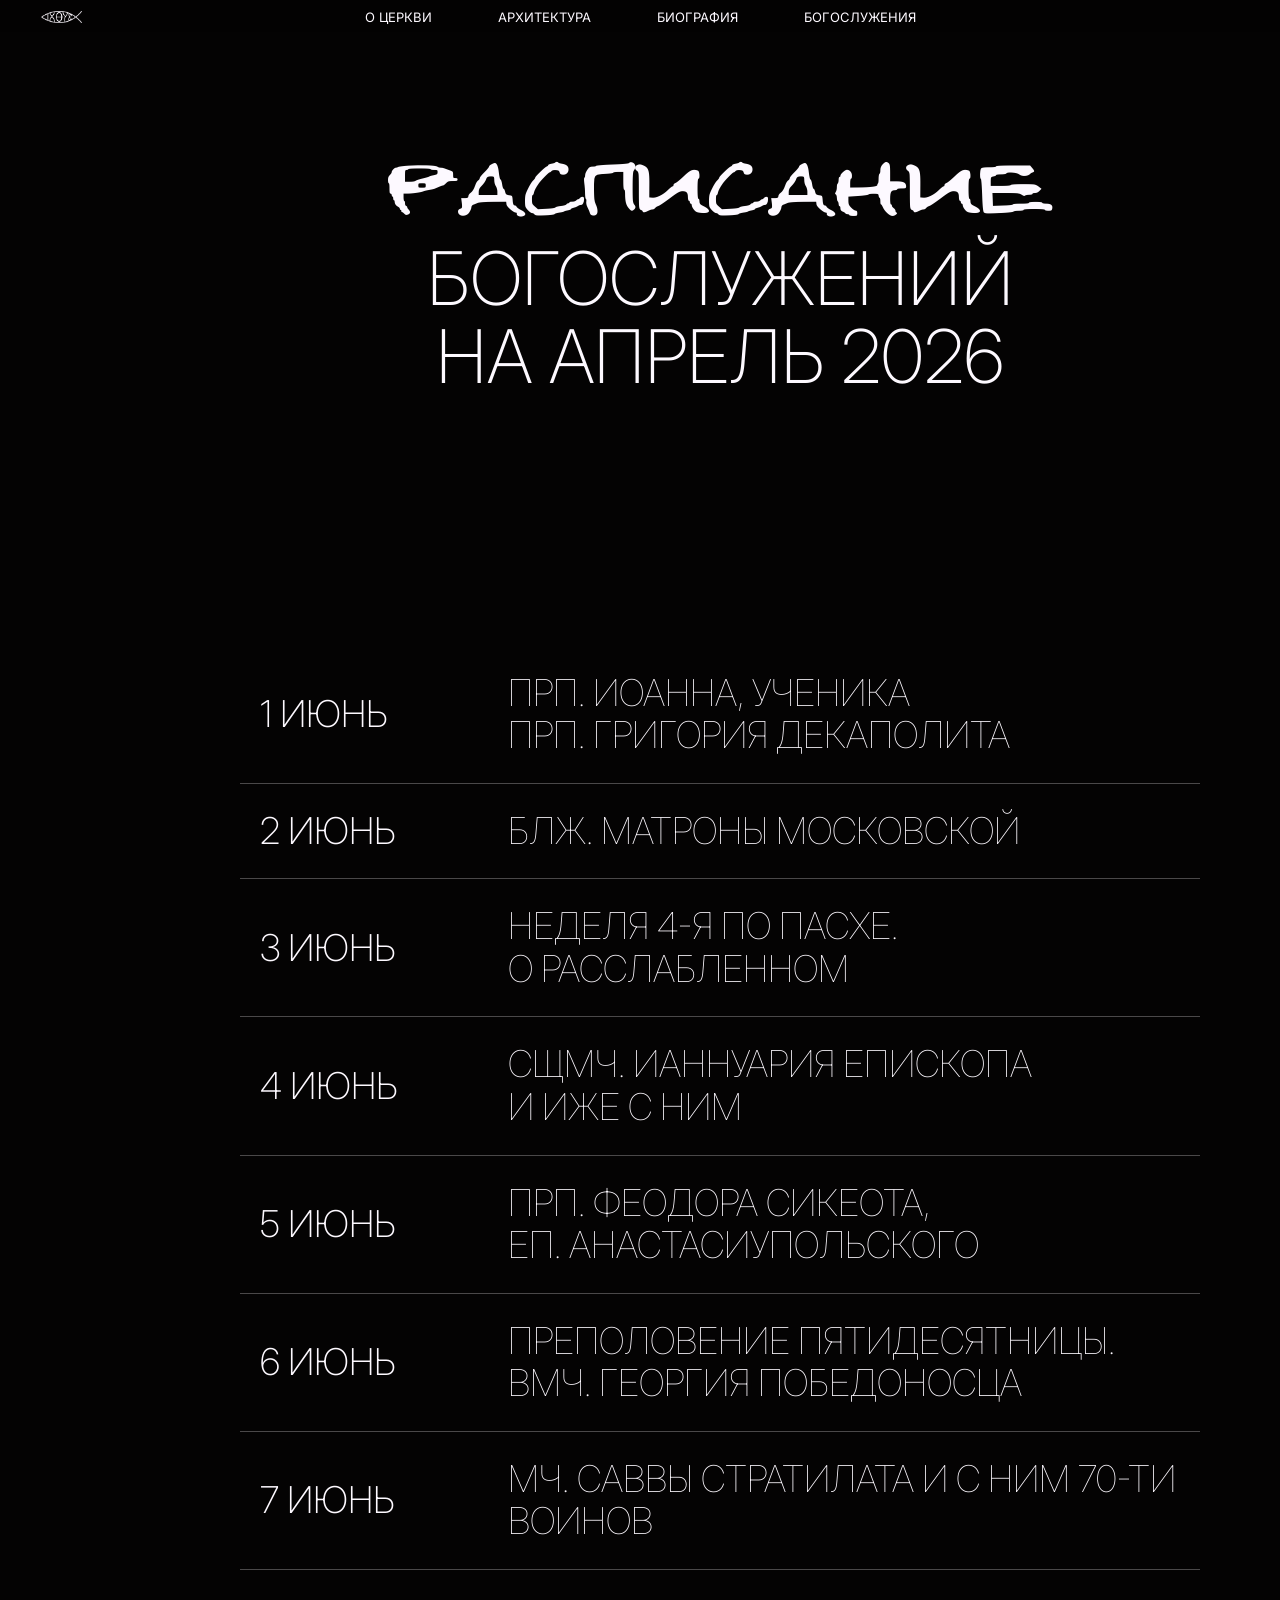
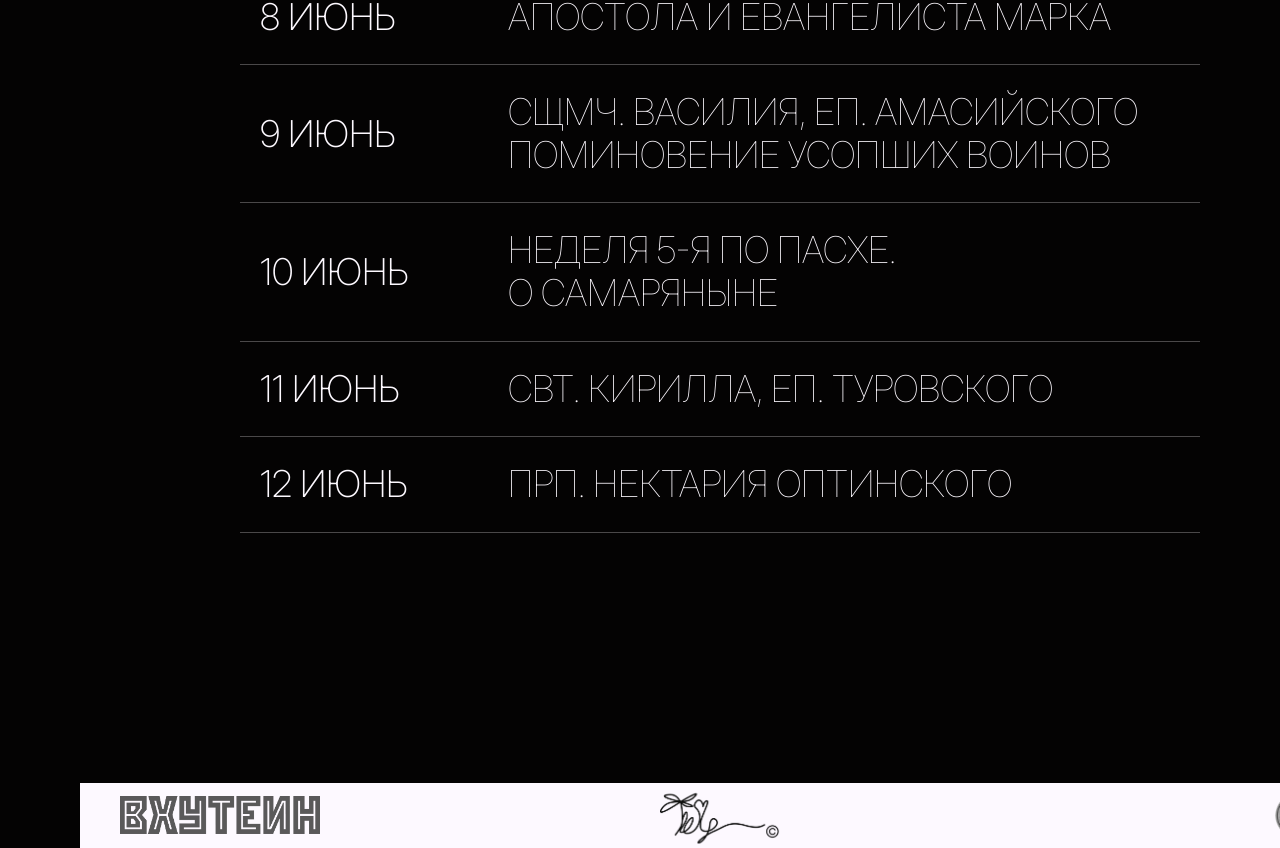
<file: 5razdel.html>
<!DOCTYPE html>
<html lang="ru">
<head>
  <meta charset="UTF-8">
  <meta name="viewport" content="width=device-width, initial-scale=1.0">
  <title>Церковь святой блаженной Ксении Петербургской</title>
  <link rel="preconnect" href="https://fonts.googleapis.com">
  <link rel="preconnect" href="https://fonts.gstatic.com" crossorigin>
  <link href="https://fonts.googleapis.com/css2?family=Inter:wght@100;200;300;400&display=swap" rel="stylesheet">
  <link rel="stylesheet" href="style.css">
  <link rel="stylesheet" href="page5.css">
</head>
<body class="page-services">
  <div class="site-canvas" id="top">
    <header class="header">
      <a href="1razdel.html" class="header__logo" aria-label="Главная">
        <img src="/imgg/3 страница/рыбка лого-белая.png" alt="">
      </a>
      <nav class="header__nav" aria-label="Основное меню">
        <a href="2razdel.html" class="header__link tilt-hover">О ЦЕРКВИ</a>
        <a href="3razdel.html" class="header__link tilt-hover">АРХИТЕКТУРА</a>
        <a href="4razdel.html" class="header__link tilt-hover">БИОГРАФИЯ</a>
        <a href="#top" class="header__link tilt-hover">БОГОСЛУЖЕНИЯ</a>
      </nav>
    </header>

    <main class="services-main">
      <section class="services-schedule">
        <div class="services-schedule__heading reveal">
          <h1 class="services-schedule__title-letov">расписание</h1>
          <p class="services-schedule__title-sub">богослужений</p>
          <p class="services-schedule__title-month">на апрель 2026</p>
        </div>

        <div class="services-schedule__list">
          <article class="services-accordion reveal">
            <button type="button" class="services-accordion__head" aria-expanded="false">
              <span class="services-accordion__date">1 июнь</span>
              <span class="services-accordion__line">прп. иоанна, ученика<br> прп. григория декаполита</span>
            </button>
            <div class="services-accordion__body">
              <p><span class="services-accordion__time">9:30</span><span class="services-accordion__text tilt-hover">исповедь</span></p>
              <p><span class="services-accordion__time">10:00</span><span class="services-accordion__text tilt-hover">божественная литургия</span></p>
              <p><span class="services-accordion__time">17:00</span><span class="services-accordion__text tilt-hover">молебен. акафист св. блж. ксении петербургской</span></p>
            </div>
          </article>

          <article class="services-accordion reveal">
            <button type="button" class="services-accordion__head" aria-expanded="false">
              <span class="services-accordion__date">2 июнь</span>
              <span class="services-accordion__line">блж. матроны московской</span>
            </button>
            <div class="services-accordion__body">
              <p><span class="services-accordion__time">9:30</span><span class="services-accordion__text tilt-hover">исповедь</span></p>
              <p><span class="services-accordion__time">10:00</span><span class="services-accordion__text tilt-hover">божественная литургия</span></p>
              <p><span class="services-accordion__time">17:00</span><span class="services-accordion__text tilt-hover">всенощное бдение. исповедь</span></p>
            </div>
          </article>

          <article class="services-accordion reveal">
            <button type="button" class="services-accordion__head" aria-expanded="false">
              <span class="services-accordion__date">3 июнь</span>
              <span class="services-accordion__line">неделя 4-я по пасхе.<br> о расслабленном</span>
            </button>
            <div class="services-accordion__body">
              <p><span class="services-accordion__time">7:00</span><span class="services-accordion__text tilt-hover">ранняя божественная литургия</span></p>
              <p><span class="services-accordion__time">9:30</span><span class="services-accordion__text tilt-hover">исповедь</span></p>
              <p><span class="services-accordion__time">10:00</span><span class="services-accordion__text tilt-hover">поздняя божественная литургия</span></p>
              <p><span class="services-accordion__time">17:00</span><span class="services-accordion__text tilt-hover">вечерня. акафист воскресению христову</span></p>
            </div>
          </article>

          <article class="services-accordion reveal">
            <button type="button" class="services-accordion__head" aria-expanded="false">
              <span class="services-accordion__date">4 июнь</span>
              <span class="services-accordion__line">сщмч. ианнуария епископа<br> и иже с ним</span>
            </button>
            <div class="services-accordion__body">
              <p><span class="services-accordion__time">9:30</span><span class="services-accordion__text tilt-hover">исповедь</span></p>
              <p><span class="services-accordion__time">10:00</span><span class="services-accordion__text tilt-hover">божественная литургия</span></p>
              <p><span class="services-accordion__time">17:00</span><span class="services-accordion__text tilt-hover">молебен с акафистом св. блж. ксении петербургской</span></p>
            </div>
          </article>

          <article class="services-accordion reveal">
            <button type="button" class="services-accordion__head" aria-expanded="false">
              <span class="services-accordion__date">5 июнь</span>
              <span class="services-accordion__line">прп. феодора сикеота,<br> еп. анастасиупольского</span>
            </button>
            <div class="services-accordion__body">
              <p><span class="services-accordion__time">9:30</span><span class="services-accordion__text tilt-hover">исповедь</span></p>
              <p><span class="services-accordion__time">10:00</span><span class="services-accordion__text tilt-hover">божественная литургия</span></p>
              <p><span class="services-accordion__time">17:00</span><span class="services-accordion__text tilt-hover">полиелей</span></p>
            </div>
          </article>

          <article class="services-accordion reveal">
            <button type="button" class="services-accordion__head" aria-expanded="false">
              <span class="services-accordion__date">6 июнь</span>
              <span class="services-accordion__line">преполовение пятидесятницы. вмч. георгия победоносца</span>
            </button>
            <div class="services-accordion__body">
              <p><span class="services-accordion__time">9:30</span><span class="services-accordion__text tilt-hover">исповедь</span></p>
              <p><span class="services-accordion__time">10:00</span><span class="services-accordion__text tilt-hover">божественная литургия</span></p>
              <p><span class="services-accordion__time">17:00</span><span class="services-accordion__text tilt-hover">молебен с акафистом перед иконой божией матери «всецарица»</span></p>
            </div>
          </article>

          <article class="services-accordion reveal">
            <button type="button" class="services-accordion__head" aria-expanded="false">
              <span class="services-accordion__date">7 июнь</span>
              <span class="services-accordion__line">мч. саввы стратилата и с ним 70-ти воинов</span>
            </button>
            <div class="services-accordion__body">
              <p><span class="services-accordion__time">9:30</span><span class="services-accordion__text tilt-hover">исповедь</span></p>
              <p><span class="services-accordion__time">10:00</span><span class="services-accordion__text tilt-hover">божественная литургия</span></p>
              <p><span class="services-accordion__time">17:00</span><span class="services-accordion__text tilt-hover">молебен с акафистом святителю и чудотворцу николаю</span></p>
            </div>
          </article>

          <article class="services-accordion reveal">
            <button type="button" class="services-accordion__head" aria-expanded="false">
              <span class="services-accordion__date">8 июнь</span>
              <span class="services-accordion__line">апостола и евангелиста марка</span>
            </button>
            <div class="services-accordion__body">
              <p><span class="services-accordion__time">9:30</span><span class="services-accordion__text tilt-hover">исповедь</span></p>
              <p><span class="services-accordion__time">10:00</span><span class="services-accordion__text tilt-hover">божественная литургия</span></p>
              <p><span class="services-accordion__time">17:00</span><span class="services-accordion__text tilt-hover">вечерня. акафист св. блж. ксении петербургской</span></p>
            </div>
          </article>

          <article class="services-accordion reveal">
            <button type="button" class="services-accordion__head" aria-expanded="false">
              <span class="services-accordion__date">9 июнь</span>
              <span class="services-accordion__line">сщмч. василия, еп. амасийского поминовение усопших воинов</span>
            </button>
            <div class="services-accordion__body">
              <p><span class="services-accordion__time">9:30</span><span class="services-accordion__text tilt-hover">исповедь</span></p>
              <p><span class="services-accordion__time">10:00</span><span class="services-accordion__text tilt-hover">божественная литургия</span></p>
              <p><span class="services-accordion__time">17:00</span><span class="services-accordion__text tilt-hover">всенощное бдение. исповедь</span></p>
            </div>
          </article>

          <article class="services-accordion reveal">
            <button type="button" class="services-accordion__head" aria-expanded="false">
              <span class="services-accordion__date">10 июнь</span>
              <span class="services-accordion__line">неделя 5-я по пасхе.<br> о самаряныне</span>
            </button>
            <div class="services-accordion__body">
              <p><span class="services-accordion__time">7:00</span><span class="services-accordion__text tilt-hover">ранняя божественная литургия</span></p>
              <p><span class="services-accordion__time">9:30</span><span class="services-accordion__text tilt-hover">исповедь</span></p>
              <p><span class="services-accordion__time">10:00</span><span class="services-accordion__text tilt-hover">поздняя божественная литургия</span></p>
              <p><span class="services-accordion__time">17:00</span><span class="services-accordion__text tilt-hover">молебен с акафистом воскресению христову</span></p>
            </div>
          </article>

          <article class="services-accordion reveal">
            <button type="button" class="services-accordion__head" aria-expanded="false">
              <span class="services-accordion__date">11 июнь</span>
              <span class="services-accordion__line">свт. кирилла, еп. туровского</span>
            </button>
            <div class="services-accordion__body">
              <p><span class="services-accordion__time">9:30</span><span class="services-accordion__text tilt-hover">исповедь</span></p>
              <p><span class="services-accordion__time">10:00</span><span class="services-accordion__text tilt-hover">божественная литургия</span></p>
              <p><span class="services-accordion__time">17:00</span><span class="services-accordion__text tilt-hover">молебен с акафистом св. блж. ксении петербургской</span></p>
            </div>
          </article>

          <article class="services-accordion reveal">
            <button type="button" class="services-accordion__head" aria-expanded="false">
              <span class="services-accordion__date">12 июнь</span>
              <span class="services-accordion__line">прп. нектария оптинского</span>
            </button>
            <div class="services-accordion__body">
              <p><span class="services-accordion__time">9:30</span><span class="services-accordion__text tilt-hover">исповедь</span></p>
              <p><span class="services-accordion__time">10:00</span><span class="services-accordion__text tilt-hover">божественная литургия</span></p>
              <p><span class="services-accordion__time">17:00</span><span class="services-accordion__text tilt-hover">молебен с акафистом св. прав. иоанну кронштадтскому</span></p>
            </div>
          </article>
        </div>
      </section>
    </main>

    <footer class="footer" id="services">
      <a href="https://www.vhutein.ru/" class="footer__logo-wrap tilt-hover" target="_blank" rel="noopener noreferrer">
        <img src="imgg/1 страница/вхутеин.png" alt="ВХУТЕИН" class="footer__logo">
      </a>
      <a href="https://kseniya-hram.ru/" class="footer__portrait-wrap tilt-hover" target="_blank" rel="noopener noreferrer">
        <img src="imgg/1 страница/лого ксп.png" alt="Портрет святой Ксении" class="footer__portrait" width="36" height="36">
      </a>
      <a href="https://vk.com/fed0rxxx" class="footer__signature-wrap" target="_blank" rel="noopener noreferrer">
        <img src="imgg/1 страница/подпись моя.png" alt="Подпись" class="footer__signature" width="105" height="49">
      </a>
    </footer>
  </div>

  <script src="script.js"></script>
</body>
</html>
</file>
<file: style.css>
/* Общие стили сайта: шрифты, сетка, шапка, подвал, анимации */

@font-face {
  font-family: 'Letov';
  src: url('./шрифт/Letov.ttf') format('truetype');
  font-weight: normal;
  font-style: normal;
}

*, *::before, *::after {
  box-sizing: border-box;
  margin: 0;
  padding: 0;
  -webkit-user-select: none;
  user-select: none;
}

html {
  scroll-behavior: smooth;
  background: #FDF9FF;
  overflow-x: hidden;
}

body {
  margin: 0;
  font-family: 'Inter', sans-serif;
  font-weight: 300;
  color: #040303;
  background: #FDF9FF;
  line-height: 1.5;
  overflow-x: hidden;
  -webkit-font-smoothing: antialiased;
}

.site-canvas {
  position: relative;
  display: flex;
  flex-direction: column;
  align-items: center;
  width: 1440px;
  margin: 0 auto;
}

img {
  display: block;
  height: auto;
  pointer-events: none;
  -webkit-user-drag: none;
  user-drag: none;
  -webkit-touch-callout: none;
  touch-action: manipulation;
}

a {
  color: inherit;
  text-decoration: none;
}

.tilt-hover {
  display: inline-block;
  transition: transform 0.35s cubic-bezier(0.4, 0, 0.2, 1);
  transform-origin: left bottom;
}

.tilt-hover:hover {
  transform: skewX(-15deg);
}

.reveal {
  opacity: 0;
  transform: translateY(21px);
  transition: opacity 0.9s ease, transform 0.9s ease;
}

.reveal.is-visible {
  opacity: 1;
  transform: translateY(0);
}

/* Header */
.header {
  position: fixed;
  top: 0;
  left: 0;
  right: 0;
  z-index: 1000;
  display: flex;
  flex-direction: column;
  justify-content: flex-end;
  align-items: center;
  width: 100%;
  padding: 7.5px 40px 3.75px;
  background: color-mix(in srgb, #FDF9FF 90%, transparent);
  box-sizing: border-box;
}

main {
  display: flex;
  flex-direction: column;
  align-items: center;
  width: 1440px;
  padding-top: 54px;
}

.header__logo {
  position: absolute;
  top: 10.5px;
  left: 40px;
  z-index: 2;
  display: flex;
  align-items: center;
  line-height: 0;
  transition: transform 0.35s cubic-bezier(0.4, 0, 0.2, 1);
  transform-origin: center bottom;
}

.header__logo:hover {
  transform: skewX(-15deg);
}

.header__logo img {
  width: 42.6px;
  height: 12.75px;
  object-fit: contain;
  mix-blend-mode: multiply;
}

.header__nav {
  display: flex;
  flex-direction: row;
  justify-content: center;
  align-items: center;
  gap: 66px;
  width: 100%;
  margin-top: auto;
  padding-bottom: 1.5px;
}

.header__link {
  font-family: 'Inter', sans-serif;
  font-size: 13px;
  font-weight: 400;
  font-style: normal;
  text-transform: uppercase;
}

/* Footer */
.footer {
  position: relative;
  display: flex;
  flex-direction: row;
  justify-content: space-between;
  align-items: center;
  width: 100vw;
  margin-left: calc(50% - 50vw);
  margin-right: calc(50% - 50vw);
  padding: 10px 40px;
  background: #FDF9FF;
  box-sizing: border-box;
}

.footer__signature-wrap {
  position: absolute;
  left: 50%;
  top: 50%;
  display: inline-block;
  transform: translate(-50%, -50%);
  transform-origin: center bottom;
  transition: transform 0.35s cubic-bezier(0.4, 0, 0.2, 1);
}

.footer__signature-wrap:hover {
  transform: translate(-50%, -50%) skewX(-15deg);
}

.footer__signature {
  width: 120px;
  height: auto;
  object-fit: contain;
  mix-blend-mode: multiply;
  flex-shrink: 0;
}

.footer__portrait-wrap {
  display: inline-flex;
  flex-shrink: 0;
  transform-origin: center bottom;
  line-height: 0;
}

.footer__portrait-wrap.tilt-hover {
  transform-origin: center bottom;
}

.footer__portrait {
  width: 45px;
  height: auto;
  border-radius: 50%;
  object-fit: cover;
  flex-shrink: 0;
}

.footer__logo-wrap {
  display: inline-flex;
  flex-shrink: 0;
  transform-origin: right bottom;
}

.footer__logo {
  display: flex;
  align-items: center;
  justify-content: center;
  width: 200px;
  height: auto;
  object-fit: contain;
  flex-shrink: 0;
}
</file>
<file: page1.css>
/* Page 1 — Главная */

.hero {
  display: flex;
  flex-direction: column;
  justify-content: center;
  align-items: center;
  width: 100%;
  height: 780px;
  background: #FDF9FF;
}

.hero__inner {
  position: relative;
  display: flex;
  flex-direction: column;
  align-items: center;
  width: 100%;
  height: 792px;
  margin: 0 auto;
}

.hero__typography {
  position: absolute;
  z-index: 3;
  display: flex;
  flex-direction: row;
  justify-content: space-between;
  align-items: stretch;
  width: 100%;
  height: 270px;
  pointer-events: none;
  margin-top: 100px;
}

.hero__title-wrap {
  position: absolute;
  top: 24px;
  left: 0;
  right: 0;
  z-index: 0;
  display: flex;
  flex-direction: row;
  justify-content: center;
  align-items: center;
  width: 100%;
  margin: 0 auto;
  pointer-events: none;
}

.hero__title {
  font-family: 'Letov', serif;
  font-size: 130.5px;
  font-weight: normal;
  text-transform: uppercase;
  text-align: center;
  white-space: nowrap;
  position: relative;
  z-index: 0;
  margin: 0 auto;
  margin-top: 120px;
}

.hero__label {
  display: flex;
  align-items: center;
  justify-content: center;
  z-index: 3;
  font-size: 49.5px;
  font-weight: 100;
  text-transform: uppercase;
  color: #040303;
  line-height: 1;
}

.hero__label:first-child {
  align-self: flex-end;
}

.hero__label:last-child {
  align-self: flex-start;
  margin-top: 15px;
}

.hero__body {
  position: relative;
  z-index: 1;
  display: flex;
  flex-direction: row;
  justify-content: space-between;
  align-items: flex-end;
  gap: 12px;
  width: 100%;
  flex: 1;
}

.hero__church {
  position: absolute;
  left: 50%;
  z-index: 2;
  width: 792px;
  height: 792px;
  margin: 0 auto;
  padding: 0;
  transform: translateX(-50%);
  object-fit: contain;
  mix-blend-mode: lighten;
}

.hero__desc {
  position: relative;
  z-index: 3;
  display: flex;
  flex-direction: column;
  justify-content: flex-end;
  width: 400px;
  font-size: 12px;
  font-weight: 350;
  line-height: 1.3;
  color: #040303;
  flex-shrink: 0;
  padding-bottom: 40px;
}

.hero__desc--left {
  align-items: flex-start;
  text-align: left;
}

.dark {
  position: relative;
  width: 100vw;
  height: auto;
  margin-left: calc(50% - 50vw);
  margin-right: calc(50% - 50vw);
  padding: 0 0 40px;
  background: #040303;
  color: #FDF9FF;
}

.dark__inner {
  position: relative;
  display: flex;
  flex-direction: column;
  align-items: center;
  width: 100%;
  margin: 0 auto;
  padding: 40px 40px 0;
}

.dark__quote {
  width: 100%;
  font-size: 37px;
  font-weight: 200;
  line-height: 1.2;
  text-transform: uppercase;
  color: #d4d4d4;
}

.dark__grid {
  position: relative;
  display: flex;
  flex-direction: row;
  justify-content: flex-start;
  align-items: flex-start;
  gap: 10px;
  width: 100%;
  margin-top: 40px;
  padding-bottom: calc(2 * 28px * 1.05 + 1.5px);
}

.dark__gallery {
  display: flex;
  flex-direction: row;
  justify-content: flex-start;
  align-items: flex-start;
  gap: 5px;
  width: 62%;
  height: auto;
}

.dark__photo--okna {
  width: 290px;
  height: auto;
  object-fit: cover;
  filter: grayscale(100%);
  flex-shrink: 0;
}

.dark__photo--krest {
  width: 150px;
  height: auto;
  object-fit: cover;
  filter: grayscale(100%);
  flex-shrink: 0;
}

.dark__gallery-main {
  position: relative;
  display: flex;
  flex-direction: column;
  justify-content: flex-end;
  align-items: flex-start;
  margin: 0;
  flex-shrink: 0;
}

.dark__photo--kupola {
  width: 440px;
  height: auto;
  object-fit: cover;
}

.dark__tags {
  position: absolute;
  left: 0;
  top: 100%;
  width: max-content;
  display: flex;
  flex-direction: column;
  align-items: flex-start;
  gap: 1.5px;
  font-size: 28px;
  font-weight: 100;
  text-transform: uppercase;
  line-height: 1.05;
  transform: translate(calc(-100% + 2.4ch), -0.92em);
}

.dark__content {
  display: flex;
  flex-direction: column;
  justify-content: flex-start;
  align-items: flex-end;
  flex: 1;
  width: 100%;
  margin-top: -8px;
}

.dark__text {
  width: 100%;
  height: auto;
  font-size: 28px;
  font-weight: 100;
  line-height: 1.2;
  text-transform: uppercase;
  color: #b5b5b5;
}

.dark__btn {
  display: flex;
  flex-direction: row;
  justify-content: flex-start;
  align-items: center;
  gap: 9px;
  font-size: 18.5px;
  font-weight: 200;
  padding-top: 40px;
  text-transform: uppercase;
  color: #FDF9FF;
}

.dark__btn-scribble {
  width: 30px;
  height: auto;
  object-fit: contain;
  flex-shrink: 0;
}

.dark__time {
  position: absolute;
  right: 0;
  bottom: 0;
  margin-bottom: -10px;
  font-size: 28px;
  font-weight: 100;
  color: #FDF9FF;
}
</file>
<file: page2.css>
/* Page 2 — История создания церкви */

.history-main {
  display: flex;
  flex-direction: column;
  align-items: center;
  width: 1440px;
  padding-top: 54px;
}

.history-hero {
  display: flex;
  flex-direction: column;
  width: 100%;
  background: #FDF9FF;
}

.history-hero__intro {
  display: flex;
  flex-direction: row;
  align-items: flex-end;
  width: 100%;
  padding-bottom: 20px;
  padding-top: 100px;
  gap: 150px;
}

.history-hero__titles {
  display: flex;
  flex-direction: column;
  align-items: flex-start;
  gap: 20px;
}

.history-hero__title-letov {
  font-family: 'Letov', serif;
  font-size: 74px;
  font-weight: normal;
  line-height: 0.95;
  color: #040303;
  text-transform: uppercase;
}

.history-hero__title-sub {
  font-family: 'Inter', sans-serif;
  font-size: 74px;
  font-weight: 200;
  line-height: 0.95;
  color: #040303;
  text-transform: uppercase;
  white-space: nowrap;
}

.history-hero__question {
  width: 265px;
  height: auto;
  font-family: 'Inter', sans-serif;
  font-size: 12px;
  font-weight: 300;
  line-height: 1.25;
  color: #040303;
  text-transform: uppercase;
}

.history-hero__more {
  display: flex;
  flex-direction: row;
  justify-content: flex-start;
  align-items: center;
  gap: 8px;
  font-family: 'Inter', sans-serif;
  font-size: 12px;
  font-weight: 300;
  line-height: 1;
  color: #040303;
  text-transform: uppercase;
  white-space: nowrap;
}

.history-hero__more-icon {
  width: 28px;
  height: auto;
  object-fit: contain;
  flex-shrink: 0;
}

.history-hero__banner {
  width: 100%;
  height: auto;
  object-fit: cover;
}

.history-content {
  width: 100%;
  padding-top: 40px;
  background: #FDF9FF;
}

.history-content__grid {
  display: flex;
  flex-direction: row;
  justify-content: flex-start;
  align-items: flex-start;
  gap: 24px;
  width: 100%;
}

.history-content__main {
  display: flex;
  flex-direction: row;
  align-items: stretch;
  gap: 24px;
  flex: 1;
  min-width: 0;
}

.history-content__photo-left {
  width: 430px;
  height: auto;
  object-fit: cover;
  flex-shrink: 0;
}

.history-content__text {
  display: flex;
  flex-direction: column;
  justify-content: flex-start;
  align-items: flex-start;
  gap: 16px;
  flex: 1;
  min-height: 0;
  margin-top: -8px;
}

.history-content__paragraphs {
  display: flex;
  flex-direction: column;
  justify-content: space-between;
  flex: 1;
  width: 100%;
  min-height: 0;
}

.history-content__heading {
  font-family: 'Inter', sans-serif;
  font-size: 18.5px;
  font-weight: 300;
  color: #040303;
  text-transform: uppercase;
}

.history-content__paragraph {
  font-family: 'Inter', sans-serif;
  font-size: 12px;
  font-weight: 300;
  line-height: 1.1;
  color: #040303;
}

.history-content__photo-right {
  width: 530px;
  height: auto;
  object-fit: cover;
  flex-shrink: 0;
}

.history-chrono {
  width: 100%;
  padding-top: 40px;
  background: #FDF9FF;
}

.history-chrono__heading {
  font-family: 'Inter', sans-serif;
  font-size: 18.5px;
  font-weight: 300;
  color: #040303;
  text-transform: uppercase;
  margin-bottom: 24px;
}

.history-chrono__grid {
  display: flex;
  flex-direction: row;
  justify-content: flex-start;
  align-items: flex-start;
  gap: 40px;
  width: 100%;
}

.history-chrono__item {
  display: flex;
  flex-direction: column;
  justify-content: flex-start;
  align-items: flex-start;
  gap: 20px;
  flex: 1;
}

.history-chrono__year {
  font-family: 'Inter', sans-serif;
  font-size: 37px;
  font-weight: 300;
  line-height: 1;
  color: #040303;
}

.history-chrono__desc {
  font-family: 'Inter', sans-serif;
  font-size: 12px;
  font-weight: 300;
  line-height: 1.1;
  color: #040303;
}

.history-stats {
  width: 100%;
  padding-top:40px;
  background: #FDF9FF;
  margin-bottom: 80px;
}

.history-stats__heading {
  font-family: 'Inter', sans-serif;
  font-size: 38px;
  font-weight: 300;
  line-height: 1;
  color: #040303;
  text-transform: uppercase;
  margin-bottom: 40px;
}

.history-stats__list {
  display: flex;
  flex-direction: column;
  gap: 20px;
  width: 100%;
}

.history-stats__row {
  display: flex;
  flex-direction: row;
  justify-content: space-between;
  align-items: center;
  width: 100%;
  padding: 10px 10px;
  background: #D9D9D9;
}

.history-stats__label,
.history-stats__value {
  font-family: 'Inter', sans-serif;
  font-size: 38px;
  font-weight: 300;
  line-height: 1.05;
  color: #040303;
  text-transform: uppercase;
}

.footer--gray {
  background: #D9D9D9;
}
</file>
<file: page3.css>
/* Page 3 — Архитектурные стили */

.page-arch {
  background: #040303;
  color: #FDF9FF;
}

.page-arch .header {
  background: color-mix(in srgb, #040303 90%, transparent);
}

.page-arch .header__link {
  color: #FDF9FF;
}

.page-arch .header__logo img {
  mix-blend-mode: screen;
}

.arch-main {
  display: flex;
  flex-direction: column;
  align-items: center;
  width: 1440px;
  padding-top: 54px;
}

/* Hero */
.arch-hero {
  position: relative;
  display: flex;
  flex-direction: column;
  justify-content: space-between;
  width: 100%;
  min-height: 790px;
  padding: 40px 0;
  padding-bottom: 20px;
  background: #040303;
}

.arch-hero__top {
  position: relative;
  z-index: 0;
  display: flex;
  flex-direction: row;
  justify-content: flex-start;
  align-items: flex-start;
  width: 100%;
  min-height: 420px;
  margin-top: 130px;
}

.arch-hero__title {
  font-family: 'Letov', serif;
  font-size: 74px;
  font-weight: normal;
  line-height: 0.95;
  color: #FDF9FF;
  text-transform: uppercase;
}

.arch-hero__title--right {
  position: absolute;
  top: 520px;
  right: 0;
  z-index: 2;
  transform: translateX(-280px);
}

.arch-hero__dome {
  position: absolute;
  left: 50%;
  bottom: 0;
  width: 580px;
  height: auto;
  transform: translateX(-50%);
  object-fit: contain;
  z-index: 1;
}

.arch-hero__bottom {
  position: relative;
  z-index: 2;
  display: flex;
  flex-direction: row;
  justify-content: space-between;
  align-items: flex-end;
  width: 100%;
}

.arch-hero__subtitle {
  font-family: 'Inter', sans-serif;
  font-size: 37px;
  font-weight: 200;
  line-height: 1.1;
  color: #FDF9FF;
  text-transform: uppercase;
}

.arch-hero__subtitle--modern {
  position: relative;
  z-index: 3;
}

/* Gallery */
.arch-gallery {
  width: 100vw;
  margin-left: calc(50% - 50vw);
  margin-right: calc(50% - 50vw);
  padding: 40px;
  padding-bottom: 120px;
  background: #FDF9FF;
  color: #040303;
  box-sizing: border-box;
}

.arch-gallery__row {
  display: flex;
  flex-direction: row;
  justify-content: flex-start;
  align-items: flex-start;
  gap: 20px;
  width: 100%;
  box-sizing: border-box;
}

.arch-gallery__item {
  display: flex;
  flex-direction: column;
  justify-content: flex-start;
  align-items: flex-start;
  gap:20px 40px;
  flex: 1;
  min-width: 0;
}

.arch-gallery__photo {
  width: 272px;
  height: auto;
  object-fit: cover;
  flex-shrink: 0;
}

.arch-gallery__name {
  font-family: 'Inter', sans-serif;
  font-size: 12px;
  font-weight: 300;
  line-height: 1.25;
  color: #040303;
  text-transform: uppercase;
}

.arch-gallery__text {
  font-family: 'Inter', sans-serif;
  font-size: 12px;
  font-weight: 300;
  line-height: 1.3;
  color: #040303;
}

/* Domes */
.arch-domes {
  position: relative;
  display: flex;
  flex-direction: column;
  width: 100vw;
  margin-left: calc(50% - 50vw);
  margin-right: calc(50% - 50vw);
  padding: 48px 40px 10px;
  background: #040303;
  color: #FDF9FF;
}

.arch-domes__heading {
  font-family: 'Inter', sans-serif;
  font-size: 37px;
  font-weight: 200;
  line-height: 1.1;
  color: #FDF9FF;
  text-transform: uppercase;
  margin-bottom: 40px;
}

.arch-domes__stage {
  position: relative;
  display: flex;
  flex-direction: column;
  justify-content: center;
  align-items: center;
  width: 100%;
  min-height: 700px;
  padding-bottom: 24px;
}

.arch-domes__controls {
  position: relative;
  display: flex;
  flex-direction: row;
  justify-content: center;
  align-items: center;
  width: 100%;
  min-height: 520px;
  margin-top: 40px;
}

.arch-domes__carousel {
  position: relative;
  z-index: 3;
  display: flex;
  flex-direction: row;
  justify-content: center;
  align-items: center;
  gap: 40px;
}

.arch-domes__carousel::before {
  content: '';
  display: block;
  order: 2;
  width: 1264px;
  height: 520px;
  flex-shrink: 0;
}

.arch-domes__arrow--prev {
  order: 1;
}

.arch-domes__arrow--next {
  order: 3;
}

.arch-domes__shadow {
  position: absolute;
  top: 50%;
  width: 372px;
  height: auto;
  object-fit: contain;
  pointer-events: none;
  z-index: 1;
}

.arch-domes__shadow--left {
  left: 0;
  transform: translate(-50%, -50%);
}

.arch-domes__shadow--right {
  right: 0;
  transform: translate(50%, -50%);
}

.arch-domes__arrow {
  position: relative;
  z-index: 4;
  display: flex;
  flex-shrink: 0;
  padding: 0;
  border: none;
  background: transparent;
  cursor: pointer;
}

.arch-domes__arrow img {
  width: 41px;
  height: auto;
  object-fit: contain;
  pointer-events: none;
}

.arch-domes__viewport {
  order: 2;
  position: absolute;
  left: 50%;
  width: 100vw;
  height: 520px;
  margin-left: -50vw;
  margin-top: -260px;
  top: 50%;
  overflow: hidden;
}

.arch-domes__viewport::before,
.arch-domes__viewport::after {
  content: '';
  position: absolute;
  top: -80px;
  width: 1px;
  height: calc(100% + 160px);
  z-index: 2;
  pointer-events: none;
  background: transparent;
  filter: blur(70px);
}

.arch-domes__viewport::before {
  left: 0;
  box-shadow: 120px 0 120px 80px #040303;
}

.arch-domes__viewport::after {
  right: 0;
  box-shadow: -120px 0 120px 80px #040303;
}

.arch-domes__track {
  display: flex;
  flex-direction: row;
  align-items: center;
  gap: 60px;
  will-change: transform;
}

.arch-domes__track.is-normalizing .arch-domes__dome {
  transition: none;
}

.arch-domes__slide {
  position: relative;
  display: flex;
  flex-shrink: 0;
  justify-content: center;
  align-items: center;
  width: 442px;
  height: 520px;
  opacity: 0.55;
}

.arch-domes__slide.is-active {
  opacity: 1;
}

.arch-domes__slide:not(.is-active)::after {
  content: '';
  position: absolute;
  inset: 0;
  background: linear-gradient(180deg, rgba(4, 3, 3, 0.15) 0%, rgba(4, 3, 3, 0.45) 100%);
  pointer-events: none;
}

.arch-domes__item {
  display: flex;
  flex-direction: column;
  justify-content: center;
  align-items: center;
  flex-shrink: 0;
}

.arch-domes__item--side {
  position: relative;
  display: flex;
  justify-content: center;
  align-items: center;
  width: auto;
  height: auto;
}

.arch-domes__item--active {
  width: auto;
}

.arch-domes__dome-box {
  display: flex;
  justify-content: center;
  align-items: center;
  width: auto;
  height: auto;
  flex-shrink: 0;
}

.arch-domes__dome--side {
  width: 351px;
  height: auto;
  max-height: 374px;
  object-fit: contain;
  transition: width 0.55s cubic-bezier(0.25, 0.8, 0.25, 1), max-height 0.55s cubic-bezier(0.25, 0.8, 0.25, 1);
}

.arch-domes__dome--active {
  width: 442px;
  height: auto;
  max-height: 520px;
  object-fit: contain;
  transition: width 0.55s cubic-bezier(0.25, 0.8, 0.25, 1), max-height 0.55s cubic-bezier(0.25, 0.8, 0.25, 1);
}

.arch-domes__desc {
  position: relative;
  z-index: 2;
  width: 100%;
  max-width: 900px;
  min-height: 136px;
  margin-top: 60px;
  font-family: 'Inter', sans-serif;
  font-size: 28px;
  font-weight: 200;
  line-height: 1.2;
  color: #FDF9FF;
  text-align: center;
  text-transform: uppercase;
}

/* 3D model */
.arch-model {
  position: relative;
  display: flex;
  flex-direction: row;
  justify-content: center;
  align-items: center;
  width: 100vw;
  min-height: 950px;
  margin-left: calc(50% - 50vw);
  margin-right: calc(50% - 50vw);
  padding: 40px;
  background: #FDF9FF;
  color: #040303;
}

.arch-model__heading {
  position: absolute;
  top: 40px;
  left: 40px;
  z-index: 1;
  font-family: 'Inter', sans-serif;
  font-size: 37px;
  font-weight: 200;
  line-height: 1.1;
  color: #040303;
  text-transform: uppercase;
}

.arch-model__viewer {
  position: relative;
  display: flex;
  flex-direction: column;
  flex-shrink: 0;
  width: 100vw;
  min-height: 690px;
  background: #D9D9D9;
  overflow: hidden;
}

.arch-model__sketchfab {
  position: absolute;
  inset: 0;
  z-index: 0;
  overflow: hidden;
}

/* Скрывает UI Sketchfab сверху и снизу — ui_*=0 только с Premium */
.arch-model__iframe {
  position: absolute;
  top: -72px;
  left: 0;
  width: 100%;
  height: calc(100% + 72px + 48px);
  border: 0;
}

.arch-model__logos {
  position: absolute;
  top: 40px;
  right: 40px;
  z-index: 2;
  display: flex;
  flex-direction: row;
  justify-content: flex-end;
  align-items: center;
  gap: 40px;
}

.arch-model__logo-wrap.tilt-hover {
  display: inline-flex;
  align-items: flex-end;
  flex-shrink: 0;
  transform-origin: center bottom;
}

.arch-model__logo-blender {
  width: 212px;
  height: auto;
  object-fit: contain;
}

.arch-model__logo-substance {
  width: 55px;
  height: auto;
  object-fit: contain;
}

.arch-model__notes {
  position: absolute;
  left: 0;
  right: 0;
  bottom: 28px;
  display: flex;
  flex-direction: row;
  justify-content: space-between;
  align-items: flex-start;
  width: 100%;
  padding: 40px;
}

.arch-model__note {
  font-family: 'Inter', sans-serif;
  font-size: 18.5px;
  font-weight: 300;
  line-height: 1.2;
  color: #040303;
  text-transform: uppercase;
}

.arch-model__download {
  position: absolute;
  right: 40px;
  bottom: 40px;
  z-index: 2;
  display: flex;
  flex-direction: row;
  justify-content: flex-start;
  align-items: center;
  gap: 10px;
  font-family: 'Inter', sans-serif;
  font-size: 18.5px;
  font-weight: 300;
  line-height: 1;
  color: #040303;
  text-transform: uppercase;
}

.arch-model__download-icon {
  width: auto;
  height: 28px;
  object-fit: contain;
}

.footer--dark {
  background: #040303;
}

.page-arch .footer__logo {
  mix-blend-mode: normal;
  filter: brightness(0) invert(1);
}

.page-arch .footer__signature {
  mix-blend-mode: screen;
}
</file>
<file: page4.css>
/* Page 4 — Биография */

.page-bio {
  background: #040303;
  color: #FDF9FF;
}

.page-bio .header__link {
  color: #040303;
}

.page-bio main,
.page-bio .bio-main {
  padding-top: 0;
  margin-top: 0;
}

.bio-main {
  display: flex;
  flex-direction: column;
  align-items: center;
  width: 1440px;
}

.bio-hero {
  display: flex;
  flex-direction: column;
  width: 100vw;
  margin-top: 0;
  margin-left: calc(50% - 50vw);
  margin-right: calc(50% - 50vw);
}

.bio-hero__canvas {
  position: relative;
  width: 100%;
  overflow: hidden;
  line-height: 0;
}

.page-bio .site-canvas {
  display: flex;
  flex-direction: column;
  align-items: center;
  height: auto;
}

.page-bio .bio-main {
  flex-shrink: 0;
}

.page-bio .footer {
  flex-shrink: 0;
  margin-bottom: 0;
}

.bio-hero__ksp {
  display: block;
  width: 100%;
  height: auto;
  object-fit: contain;
  object-position: left top;
}


.bio-hero__letov {
  position: absolute;
  top: 14%;
  left: 0;
  right: 0;
  z-index: 1;
  display: flex;
  flex-direction: row;
  justify-content: center;
  width: 100%;
  transform: translateY(-50%);
  pointer-events: none;
}

.bio-hero__letov-inner {
  display: flex;
  flex-direction: column;
  align-items: flex-start;
  gap: 40px;
}

.bio-hero__name {
  font-family: 'Letov', serif;
  font-size: 74px;
  font-weight: normal;
  line-height: 1;
  color: #FDF9FF;
  text-transform: uppercase;
}

.bio-hero__city {
  font-family: 'Letov', serif;
  font-size: 130.5px;
  font-weight: normal;
  line-height: 0.9;
  color: #FDF9FF;
  text-transform: uppercase;
}

.bio-hero__bsf {
  position: absolute;
  top: 0;
  left: 0;
  z-index: 2;
  display: block;
  width: 100%;
  height: auto;
  object-fit: contain;
  object-position: left top;
  pointer-events: none;
}

.bio-hero__layout {
  position: absolute;
  top: 0;
  left: 0;
  right: 0;
  bottom: 0;
  z-index: 3;
  display: flex;
  flex-direction: row;
  justify-content: space-between;
  align-items: stretch;
  padding: 850px 120px;
  pointer-events: none;
  height: auto;
  max-height: 100%;
  width: auto;
  box-sizing: border-box;
}

.bio-hero__col {
  display: flex;
  flex-direction: column;
  justify-content: space-between;
  flex-shrink: 0;
  width: 490px;
  height: 1055px;
  gap: auto;
  pointer-events: auto;
}

.bio-hero__col--left {
  align-items: flex-start;
}

.bio-hero__col--right {
  align-items: flex-end;
}

.bio-block {
  display: flex;
  flex-direction: column;
  align-items: flex-start;
  gap: 20px;
  width: 100%;
}

.bio-hero__col--right .bio-block {
  align-items: flex-end;
}

.bio-block__title {
  font-family: 'Inter', sans-serif;
  font-size: 18.5px;
  font-weight: 300;
  line-height: 1.2;
  color: #FDF9FF;
  text-transform: uppercase;
}

.bio-hero__col--left .bio-block__title {
  text-align: left;
}

.bio-hero__col--right .bio-block__title {
  text-align: right;
}

.bio-block__text {
  font-family: 'Inter', sans-serif;
  font-size: 12px;
  font-weight: 300;
  line-height: 1.2;
  color: #FDF9FF;
}

.bio-hero__col--left .bio-block__text {
  text-align: left;
}

.bio-hero__col--right .bio-block__text {
  text-align: right;
}
</file>
<file: page5.css>
/* Page 5 — Богослужения */

.page-services {
  background: #040303;
  color: #FDF9FF;
}

.page-services .header {
  background: rgba(4, 3, 3, 0.92);
}

.page-services .header__link {
  color: #FDF9FF;
}

.page-services .header__logo img {
  mix-blend-mode: screen;
}

.services-main {
  display: flex;
  flex-direction: column;
  align-items: center;
  width: 1440px;
  padding-top: 54px;
}

.services-schedule {
  display: flex;
  flex-direction: column;
  align-items: center;
  width: 100vw;
  margin-left: calc(50% - 50vw);
  margin-right: calc(50% - 50vw);
  padding-top: 100px;
  padding-bottom: 250px;
  background: #040303;
  box-sizing: border-box;
}

.services-schedule__heading {
  display: flex;
  flex-direction: column;
  align-items: center;
  width: 100%;
  max-width: 1280px;
  margin-bottom: 250px;
  text-align: center;
}

.services-schedule__title-letov {
  font-family: 'Letov', serif;
  font-size: 74px;
  font-weight: normal;
  line-height: 0.95;
  color: #FDF9FF;
  text-transform: uppercase;
}

.services-schedule__title-sub,
.services-schedule__title-month {
  font-family: 'Inter', sans-serif;
  font-size: 74px;
  font-weight: 200;
  line-height: 1.05;
  color: #FDF9FF;
  text-transform: uppercase;
}

.services-schedule__title-sub {
  margin-top: 16px;
}

.services-schedule__title-month {
  margin-top: 0;
}

.services-schedule__list {
  display: flex;
  flex-direction: column;
  align-items: center;
  width: 100%;
  max-width: 960px;
}

.services-schedule__heading.reveal {
  transform: translateY(28px);
}

.services-schedule__heading.reveal.is-visible {
  transform: translateY(0);
}

.services-accordion {
  display: flex;
  flex-direction: column;
  align-items: center;
  width: 100%;
  border-bottom: 1px solid rgba(253, 249, 255, 0.28);
}

.services-accordion.reveal {
  transform: translateY(36px);
  transition: opacity 0.9s ease, transform 0.9s ease;
}

.services-accordion.reveal.is-visible {
  transform: translateY(0);
}

.services-accordion__head {
  display: flex;
  flex-direction: row;
  align-items: center;
  justify-content: flex-start;
  gap: 48px;
  width: 920px;
  max-width: 100%;
  margin: 0 auto;
  padding: 26px 0;
  border: none;
  background: transparent;
  color: #FDF9FF;
  text-align: left;
  cursor: pointer;
  box-sizing: border-box;
}

.services-accordion__date {
  flex-shrink: 0;
  width: 200px;
  font-family: 'Inter', sans-serif;
  font-size: 37px;
  font-weight: 200;
  line-height: 1.15;
  color: #FDF9FF;
  text-transform: uppercase;
}

.services-accordion__line {
  flex: 0 1 672px;
  width: 672px;
  max-width: 672px;
  font-family: 'Inter', sans-serif;
  font-size: 37px;
  font-weight: 100;
  line-height: 1.15;
  color: #FDF9FF;
  text-transform: uppercase;
}

.services-accordion__body {
  display: flex;
  flex-direction: column;
  align-items: flex-start;
  gap: 20px;
  width: 920px;
  max-width: 100%;
  max-height: 0;
  overflow: hidden;
  margin: 0 auto;
  padding: 0 0 0 248px;
  box-sizing: border-box;
  transition: max-height 0.5s cubic-bezier(0.4, 0, 0.2, 1), padding 0.5s cubic-bezier(0.4, 0, 0.2, 1);
}

.services-accordion__body p {
  display: flex;
  flex-direction: row;
  flex-wrap: nowrap;
  align-items: baseline;
  gap: 0;
  font-family: 'Inter', sans-serif;
  font-size: 28px;
  font-weight: 100;
  line-height: 1.15;
  color: #FDF9FF;
  text-transform: uppercase;
}

.services-accordion__body .services-accordion__time {
  flex-shrink: 0;
  margin-right: 0.25em;
}

.services-accordion__body .services-accordion__text.tilt-hover {
  flex: 1 1 auto;
  display: inline-block;
  min-width: 0;
  transform-origin: center bottom;
}

.services-accordion.is-open .services-accordion__body {
  padding-bottom: 28px;
}
</file>
